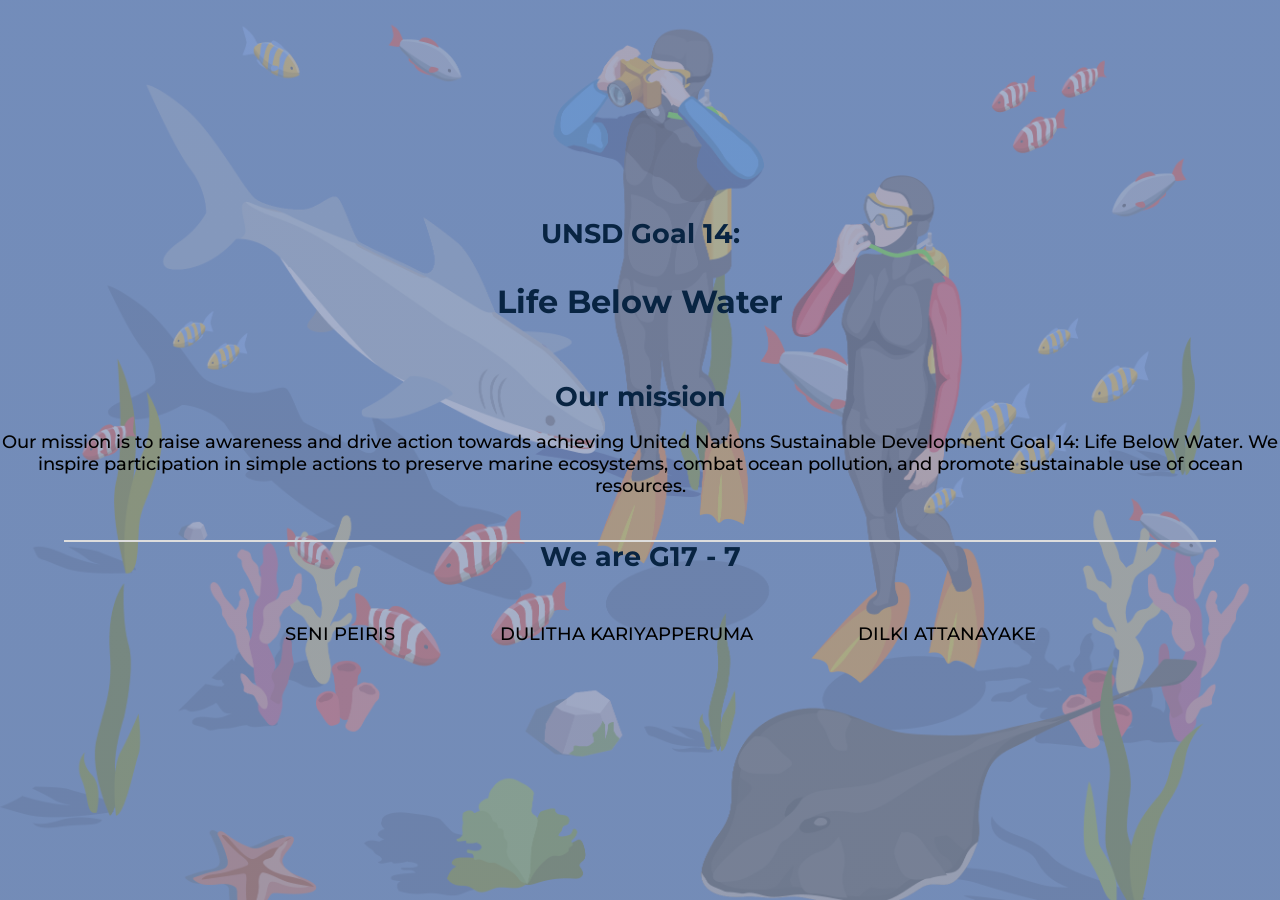
<file: index.html>
<!DOCTYPE html>
<html lang="en">
<head>
  <meta charset="UTF-8">
  <meta name="viewport" content="width=device-width, initial-scale=1.0">

  <link rel="preconnect" href="https://fonts.googleapis.com">
    <link rel="preconnect" href="https://fonts.gstatic.com" crossorigin>
    <link href="https://fonts.googleapis.com/css2?family=Montserrat:wght@500&display=swap" rel="stylesheet">

  <title>Splash Screen example</title>
  <style>
    body {
      margin: 0;
      padding: 0;
      font-family: Arial, sans-serif;
      background-image: linear-gradient(rgba(142, 151, 181, 0.7),rgba(143, 150, 177, 0.7)), url(Images/splashscreen1.jpg);
      background-size: cover;
      background-position: center;
    }
    .splash-container {
        font-family: "Montserrat", sans-serif; 
        font-optical-sizing: auto;
        font-weight: 500;
        font-style: normal;

      display: flex;
      flex-direction: column;
      justify-content: center;
      align-items: center;
      height: 100vh;
    }
    .title {
      font-size: 24px;
      font-weight: bold;
      margin-bottom: 10px;
    }
    .mission,
    .members {
      display: none;
      font-size: 18px;
      text-align: center;
      margin-bottom: 20px;
    }

    /*loader image style************************************/

/* HTML: <div class="loader"></div> */
.loader {
  position: fixed;
  top: 60%;
  width: 90%;
  height: 2px;
  background:
   linear-gradient(#051841 0 0) 0/0% no-repeat
   #ddd;
  animation: l1 4s infinite linear; 
}
@keyframes l1 {
    100% {background-size:100%}
}
/********************************************************/

h1,h2{
    color: rgb(8, 36, 66);
}
ul li{
    text-decoration: none;
    display: inline-block;
    padding: 5px 50px;
}
h2{
    margin: 5px;
}

  </style>
</head>
<body>
  <div class="splash-container">
    <div class="title">United Nations Sustainable Development Goals<br>
         <h2 style="margin: 0;">Goal 14:</h2> <h1 style="margin: 0;"><b>Life Below Water</b></h1></div>
    <div class="mission"> 
        <h2>UNSD Goal 14:</h2> <p style="font-size: xx-large; color: rgb(8, 36, 66);"> <b>Life Below Water</b></p> <br>
        <h2>Our mission</h2>
        <p>Our mission is to raise awareness and drive action towards achieving 
            United Nations Sustainable Development Goal 14: Life Below Water. 
            We inspire participation in simple actions to preserve marine 
            ecosystems, combat ocean pollution, and promote sustainable use 
            of ocean resources. <br></p></div>
            
                <div class="loader"></div>

    <div class="members"> <h2>We are G17 - 7</h2><br>
        <ul>
            <li>SENI PEIRIS</li>
            <li>DULITHA KARIYAPPERUMA</li>
            <li>DILKI ATTANAYAKE</li>
        </ul>
    </div>
    
  </div>

  <script>

    // Function to show mission and group members after 2 seconds
    setTimeout(function() {
      document.querySelector('.title').style.display = 'none';
      document.querySelector('.mission').style.display = 'block';
      document.querySelector('.members').style.display = 'block';
    }, 1000);
 
    // Function to redirect after another 2 seconds (total 4 seconds)
    setTimeout(function() {
      window.location.href = "home.html";
    }, 4000);
  </script>
</body>
</html>
</file>
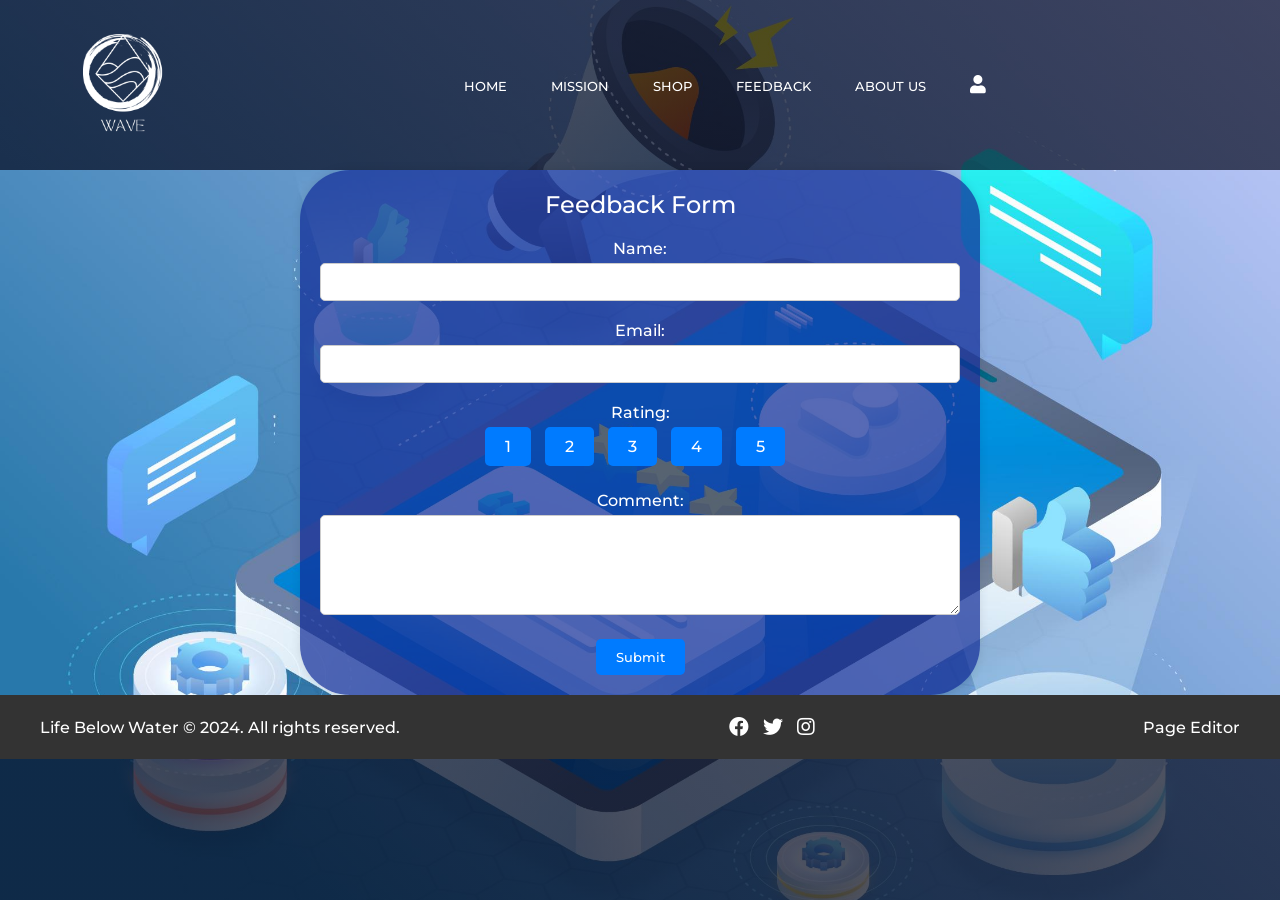
<file: feedback.html>
<!DOCTYPE html>
<html lang="en">

<head>
    <meta charset="UTF-8">
    <meta name="viewport" content="width=device-width, initial-scale=1.0">
    <link rel="stylesheet" href="style.css">
    <link rel="preconnect" href="https://fonts.googleapis.com">
    <link rel="preconnect" href="https://fonts.gstatic.com" crossorigin>
    <link href="https://fonts.googleapis.com/css2?family=Montserrat:wght@500&display=swap" rel="stylesheet">
    <link rel="stylesheet" href="https://cdnjs.cloudflare.com/ajax/libs/font-awesome/5.15.4/css/all.min.css">
    <title>Feedback Form</title>
    <style>
        .header {
            min-height: 100vh;
            width: 100%;
            background-image: linear-gradient(rgba(4, 9, 30, 0.7), rgba(4, 9, 30, 0.7)), url('Images/5359559.jpg');
            background-position: center;
            background-size: cover;
            position: relative;
        }

        body {
            font-family: "Montserrat", sans-serif;
            font-optical-sizing: auto;
            /*font stile*/
            font-weight: 500;
            font-style: normal;
            display: flex;
            justify-content: center;
            align-items: center;
            height: 100vh;
            margin: 0;
            background-color: linear-gradient(rgba(4, 9, 30, 0.7), rgba(4, 9, 30, 0.7));
        }

        .fullform {
            background-image: url('Images/5359559.jpg');
            /* Path to image */
            background-size: cover;
            background-repeat: no-repeat;
            background-position: center;
            width: 100%;
            height: 100%;
            display: flex;
            justify-content: center;
            align-items: center;
        }

        .container {
            width: 50%;
            background-color: rgba(16, 43, 152, 0.7);
            /* Semi-transparent background color */
            padding: 20px;
            border-radius: 50px;
            box-shadow: 0px 0px 10px rgba(0, 0, 0, 0.1);
        }

        .form-group {
            margin-bottom: 20px;
        }

        label {
            display: block;
            margin-bottom: 5px;
            text-align: center;
            color: #ffffff;
            /* Text color */
        }

        h1 {
            text-align: center;
            margin-bottom: 20px;
            color: #ffffff;
            /* Text color */
        }

        input[type="text"],
        input[type="email"],
        textarea {
            width: 100%;
            padding: 10px;
            border: 1px solid #ccc;
            border-radius: 5px;
            box-sizing: border-box;
        }

        textarea {
            height: 100px;
        }

        .rating-buttons {
            text-align: center;
        }

        .rating-buttons input[type="radio"] {
            display: none;
        }

        .rating-buttons label {
            display: inline-block;
            padding: 10px 20px;
            background-color: #007bff;
            color: #fff;
            border: none;
            border-radius: 5px;
            cursor: pointer;
            margin-right: 10px;
            transition: background-color 0.3s ease;
        }

        .rating-buttons input[type="radio"]:checked+label {
            background-color: #0056b3;
        }

        button[type="submit"] {
            display: block;
            margin: 0 auto;
            padding: 10px 20px;
            background-color: #007bff;
            color: #fff;
            border: none;
            border-radius: 5px;
            cursor: pointer;
            transition: background-color 0.3s ease;
        }

        button[type="submit"]:hover {
            background-color: #0056b3;
        }
    </style>
</head>

<body>
    <script>
        document.getElementById('feedbackForm').addEventListener('submit', function(event) {
            var name = document.getElementById('name').value;
            var email = document.getElementById('email').value;
            var rating = document.querySelector('input[name="rating"]:checked');
            var comment = document.getElementById('comment').value;

            if (!name || !rating ||!comment) {
                event.preventDefault();
                alert('Please fill in all required fields.');
            }

            if (email && !validateEmail(email)) {
                event.preventDefault();
                alert('Please enter a valid email address.');
            }
        });

        function validateEmail(email) {
            var re = /\S+@\S+\.\S+/;
            return re.test(email);
        }
    </script>
    <section class="header">
        <nav>
            <img src="Images/white_logo.PNG">
            <div class="nav-links">
                <ul>
                    <li><a href="home.html">HOME</a></li>
                    <li><a href="#mission1">MISSION</a></li>
                    <li><a href="shop.html">SHOP</a></li>
                    <li><a href="feedback.html">FEEDBACK</a></li>
                    <li><a href="team.html">ABOUT US</a></li>
                    <li><a href="profile.html"><i class="fas fa-user"></i></a></li>
                </ul>
            </div>
        </nav>


        <div class="fullform">
            <div class="container">
                <h1>Feedback Form</h1>
                <form id="feedbackForm" action="#" method="post">
                    <div class="form-group">
                        <label for="name">Name:</label>
                        <input type="text" id="name" name="name" required>
                    </div>
                    <div class="form-group">
                        <label for="email">Email:</label>
                        <input type="email" id="email" name="email">
                    </div>
                    <div class="form-group">
                        <label for="rating">Rating:</label>
                        <div class="rating-buttons">
                            <input type="radio" id="rating1" name="rating" value="1">
                            <label for="rating1">1</label>
                            <input type="radio" id="rating2" name="rating" value="2">
                            <label for="rating2">2</label>
                            <input type="radio" id="rating3" name="rating" value="3">
                            <label for="rating3">3</label>
                            <input type="radio" id="rating4" name="rating" value="4">
                            <label for="rating4">4</label>
                            <input type="radio" id="rating5" name="rating" value="5">
                            <label for="rating5">5</label>
                        </div>
                    </div>
                    <div class="form-group">
                        <label for="comment">Comment:</label>
                        <textarea id="comment" name="comment" required></textarea>
                    </div>
                    <button type="submit">Submit</button>
                </form>
            </div>
        </div>
        <footer>
            <div class="footer-content">
                <p>Life Below Water &copy; 2024. All rights reserved.</p>
                <ul class="social-icons">
                    <li><a href="#"><i class="fab fa-facebook"></i></a></li>
                    <li><a href="#"><i class="fab fa-twitter"></i></a></li>
                    <li><a href="#"><i class="fab fa-instagram"></i></a></li>
                </ul>
                <p class="page-editor-link"><a href="page_editor.html">Page Editor</a></p>
            </div>
        </footer>
    
</body>

</html>
</file>
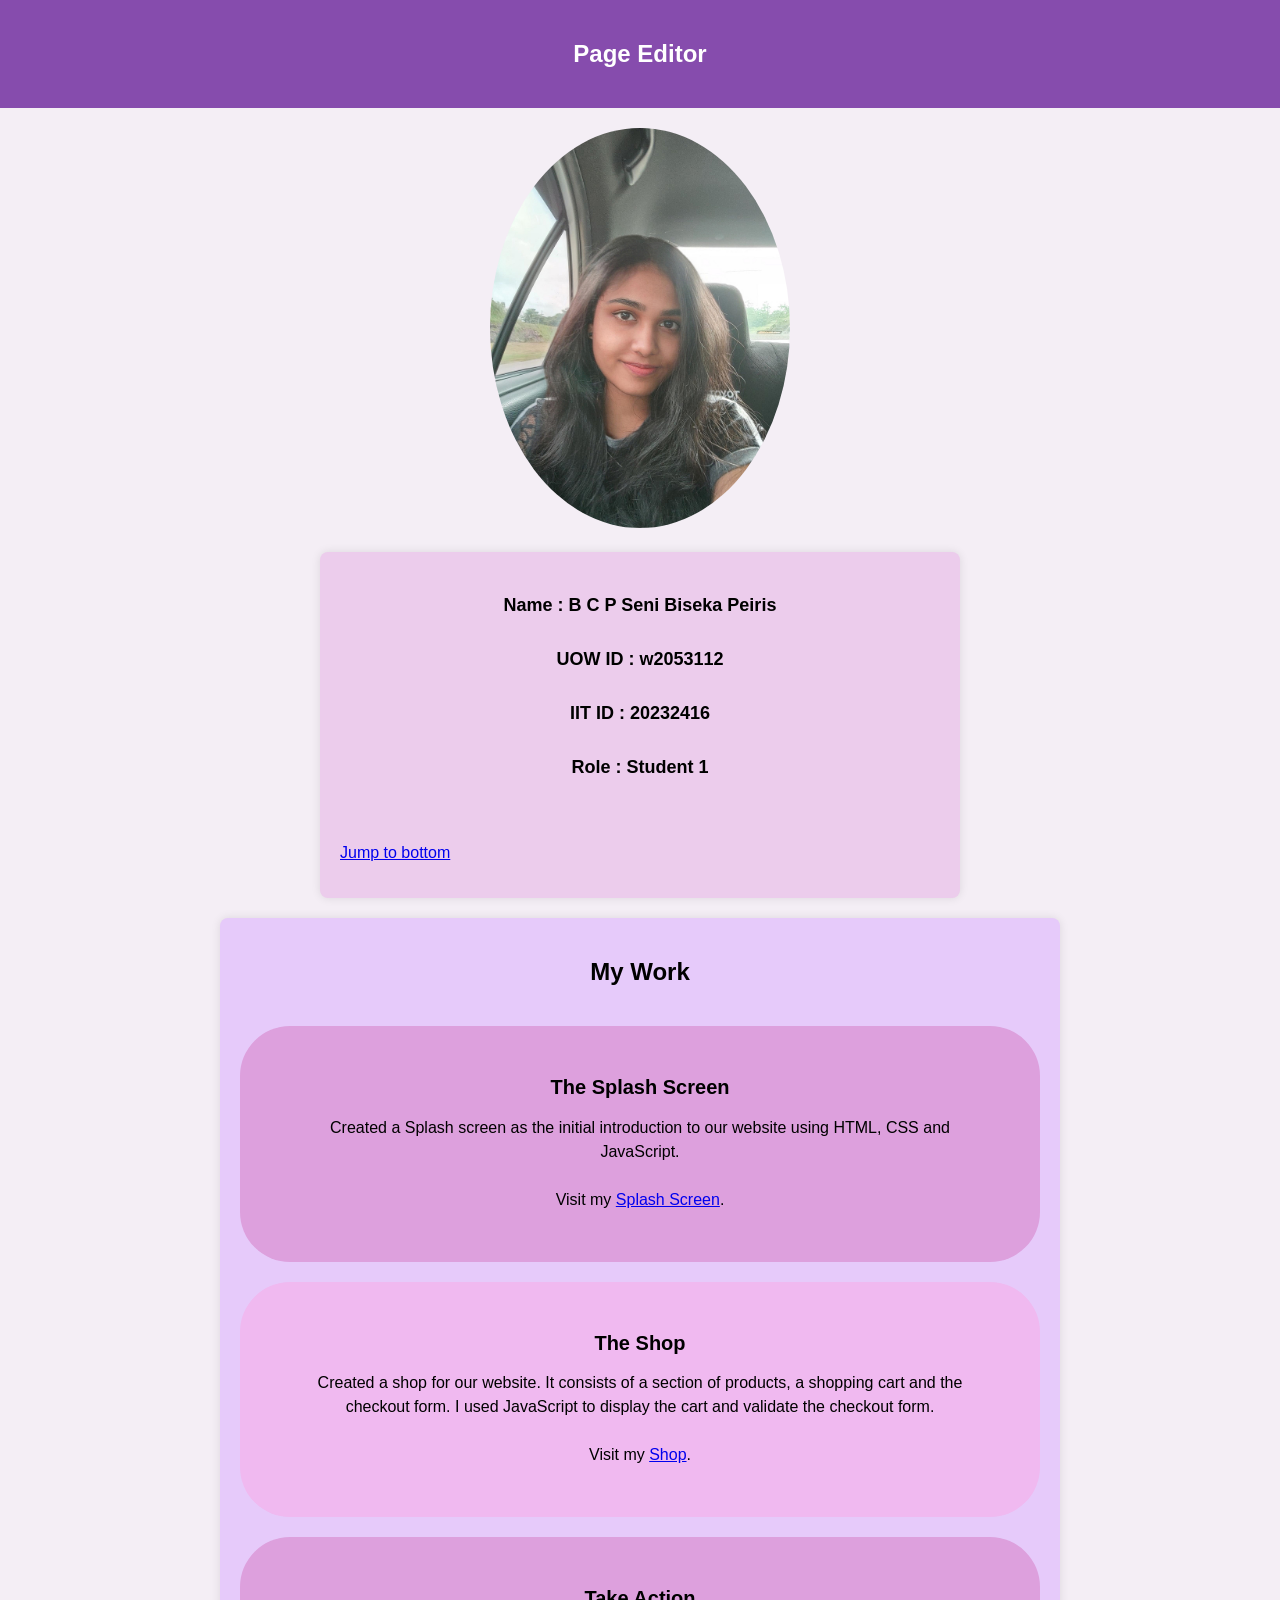
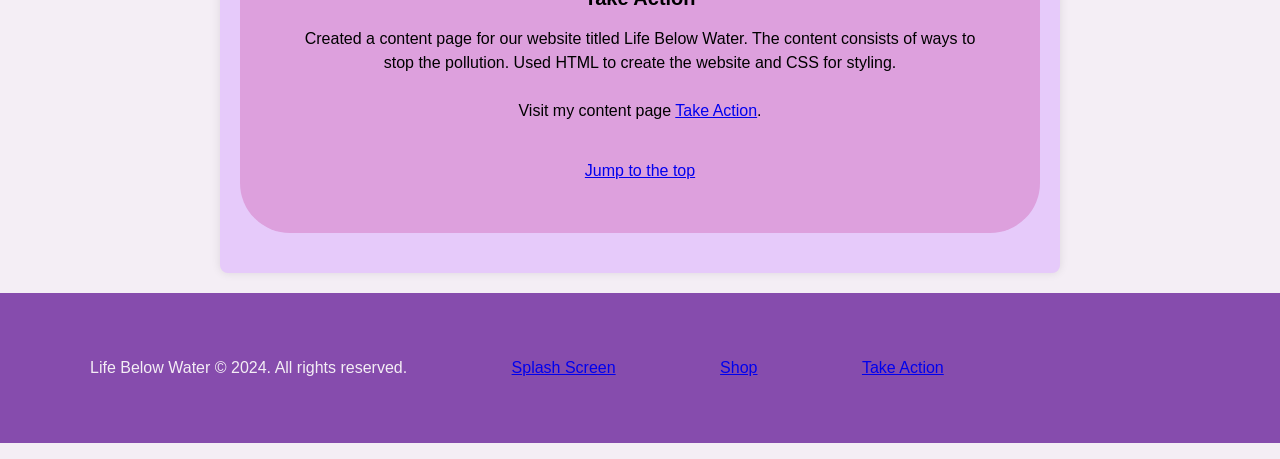
<file: pageEditorSeni.html>
<!DOCTYPE html>
<html lang="en">
<head>
    <meta charset="UTF-8">
    <meta name="viewport" content="width=device-width, initial-scale=1.0">
    <title>Page Editor-SENI</title>
    <style>
         body {
            font-family: Arial, sans-serif;
            margin: 0;
            padding: 0;
            background-color: #f4eef5;
            margin-bottom: 0;
        }

        header {
            background-color: #864cad;
            color: #fff;
            text-align: center;
            padding: 20px 0;
        }

        h1 {
            padding: 20px;
            margin: 0;
            font-size: 24px;
        }

        .picture {
            text-align: center;
            margin-top: 20px;
        }
        .picture img{
            width: 300px;
            border-radius: 100%;
        }

        .details {
            background-color: #fff;
            padding: 20px;
            margin: 20px auto;
            max-width: 600px;
            border-radius: 8px;
            box-shadow: 0 0 10px rgba(0, 0, 0, 0.1);
        }

        .details h3 {
            padding: 20px;
            text-align: center;
            margin: 0;
            font-size: 18px;
            line-height: 1.5;
        }

        .myWork {
            background-color: #fff;
            padding: 20px;
            margin: 20px auto;
            max-width: 800px;
            border-radius: 8px;
            box-shadow: 0 0 10px rgba(0, 0, 0, 0.1);
        }

        .myWork .Topic {
            text-align: center;
            margin-bottom: 20px;
        }

        .myWork h1 {
            margin: 0;
            font-size: 24px;
        }

        .myWork .ss,
        .myWork .shop,
        .myWork .content {
            padding: 50px;
            margin-bottom: 20px;
        }

        .myWork h2 {
            text-align: center;
            margin-top: 0;
            font-size: 20px;
        }

        .myWork p {
            text-align: center;
            margin: 0;
            line-height: 1.5;
        }

        img {
            max-width: 100%;
            height: auto;
        }
        .myWork{
            background-color: rgb(230, 202, 250);
        }
        .details{
            background-color: rgb(236, 204, 236);
        }
        .ss,.content{
            background-color: plum;
            border-radius: 50px;
        }
        .shop{
            background-color: rgb(240, 185, 240);
            border-radius: 50px;
        }
        footer{
            background-color: #864cad;
            color: #f4eef5;
        }
        footer li{
            color: #f4eef5;
            padding: 50px;
            display: inline-block;
        }
    </style>
</head>
<body>
    <header>
        <h1>Page Editor</h1>
    </header>
    <section class="picture" id="top">
        <img src="Images/seni.jpg" alt="seni profile">
    </section>
    <section class="details">
        <h3>Name   : B C P Seni Biseka Peiris <br> <br>
            UOW ID : w2053112 <br> <br>
            IIT ID : 20232416 <br> <br>
            Role   : Student 1 <br> <br>
        </h3>
        <p><a href="#bottom">Jump to bottom</a></p>
    </section>

    <section class="myWork">
        <div class="Topic"><h1>My Work</h1></div>

        <section class="ss">
            <h2>The Splash Screen</h2>
            <p>Created a Splash screen as the initial introduction to our website using HTML, CSS and JavaScript. <br> <br>
                Visit my <a href="index.html">Splash Screen</a>.
            </p>
        </section>

        <section class="shop">
            <h2>The Shop</h2>
            <p>Created a shop for our website. It consists of a section of products, a shopping cart and the checkout form. I used JavaScript to display the cart and validate the checkout form. <br> <br>
                Visit my <a href="shop.html">Shop</a>.
            </p>
        </section>

        <section class="content" id="bottom">
            <h2>Take Action</h2>
            <p>Created a content page for our website titled Life Below Water. The content consists of ways to stop the pollution. Used HTML to create the website and CSS for styling. <br><br>
                Visit my content page <a href="takeAction.html">Take Action</a>.
            </p> <br> <br>
            <p><a href="#top">Jump to the top</a></p>
        </section>

    </section>
    <footer>
        <ul>
            <li><p>Life Below Water &copy; 2024. All rights reserved.</p></li>
            <li class="ss-foot"> <a href="index.html">Splash Screen</a></li>
            <li class="shop-foot"> <a href="shop.html">Shop</a></li>
            <li class="takeAction"> <a href="takeAction.html">Take Action</a></li>
        </ul>
    </footer>
</body>
</html>
</file>
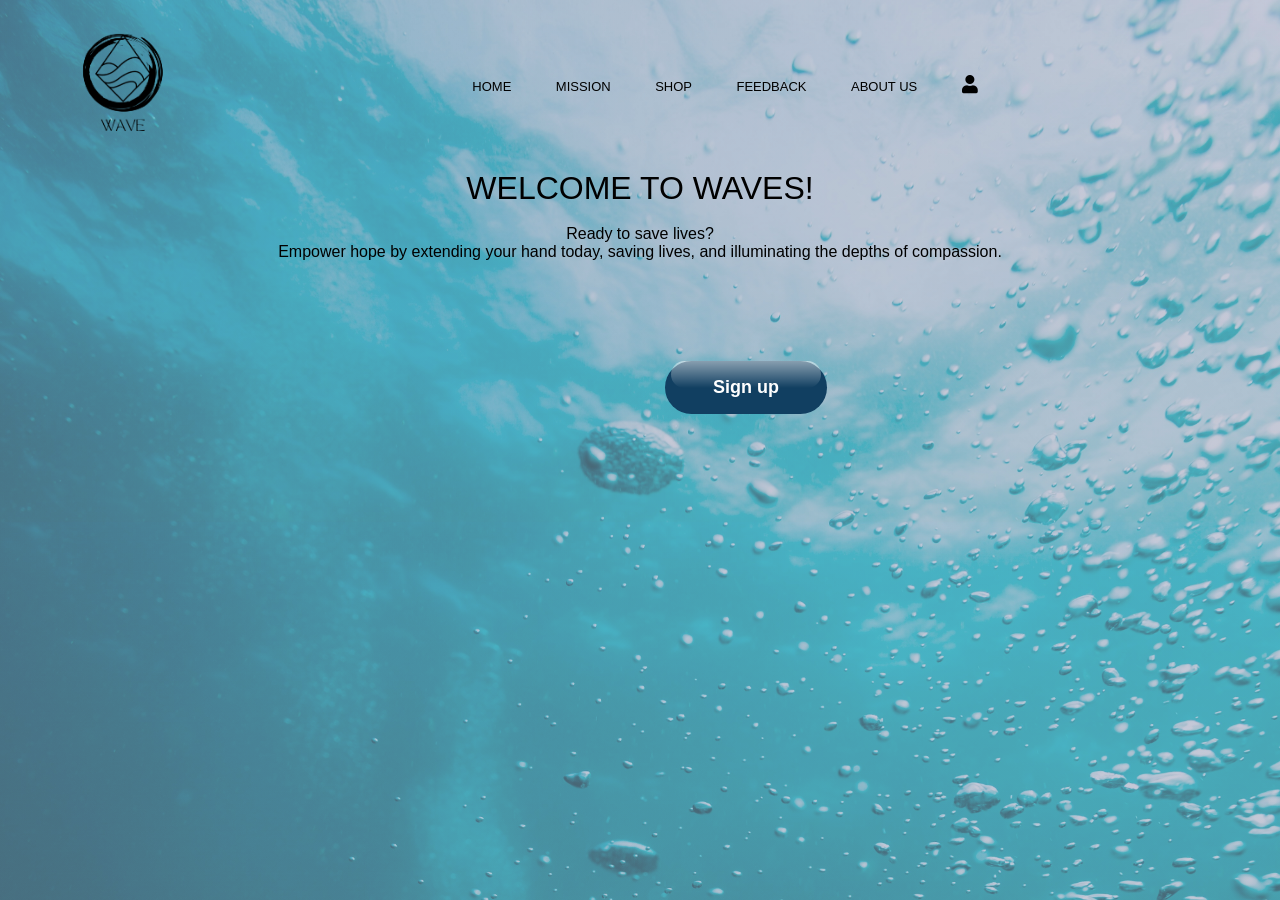
<file: profile.html>
<!DOCTYPE html>
<html lang="en">

<head>
    <meta charset="UTF-8">
    <title>User profile</title>
    <link rel="stylesheet" href="style.css">
    <link rel="stylesheet" href="https://cdnjs.cloudflare.com/ajax/libs/font-awesome/5.15.4/css/all.min.css">
    <style>
        .category1,.category2,.category3,.category4 {  /*Styling for the custom prompt*/
            display: none;
            position: fixed;
            left: 0;
            top: 0;
            width: 100%;
            height: 100%;
            overflow: hidden; /*Change overflow to hidden to prevent scrolling*/
        }

        .category1::before,.category2::before,.category3::before,.category4::before {
            content: "";
            position: absolute;
            top: 0;
            left: 0;
            width: 100%;
            height: 100%;
            background-image: url("Images/image1.jpg");
            background-size: cover;
            filter: blur(8px);
            z-index: -1;
        }

        .content,.studyContent,.volunteerContent,.contactContent {
            padding: 40px;
            border: 4px solid #dada28;
            width: 80%;
            max-width: 400px;
            position: absolute;
            top: 50%;
            left: 50%;
            transform: translate(-50%, -50%);
        }

        .close {  /*Close button for the custom prompt */
            color: #dada28;
            float: right;
            font-size: 28px;
            font-weight: bold;
        }

        .close:hover,
        .close:focus {
            color: black;
            text-decoration: none;
            cursor: pointer;
        }

        h1,
        p {
            text-align: center;
        }

        h2 {
            text-align: center;
        }

        .output-box1,.output-box2,.output-box3,.output-box4 {
            display: none;  /*Initially hide the output box*/    
            padding: 25px;
            border-radius: 5px;
            width: 33%;
            margin-top: 20px;
            margin-left: auto;
            margin-right: auto;
            border: 2px solid black;  
            margin-bottom: 10px;
            box-sizing: border-box;
            background-color: #41c0d6;
            background-image: linear-gradient(175deg, rgb(0 0 0 / 0%) 95%, #8da389 95%),
                linear-gradient(85deg, rgb(0 0 0 / 0%) 95%, #8da389 95%),
                linear-gradient(175deg, rgb(0 0 0 / 0%) 90%, #b4b07f 90%),
                linear-gradient(85deg, rgb(0 0 0 / 0%) 92%, #b4b07f 92%),
                linear-gradient(175deg, rgb(0 0 0 / 0%) 85%, #c5a68e 85%),
                linear-gradient(85deg, rgb(0 0 0 / 0%) 89%, #c5a68e 89%),
                linear-gradient(175deg, rgb(0 0 0 / 0%) 80%, #ba9499 80%),
                linear-gradient(85deg, rgb(0 0 0 / 0%) 86%, #ba9499 86%),
                linear-gradient(175deg, rgb(0 0 0 / 0%) 75%, #9f8fa4 75%),
                linear-gradient(85deg, rgb(0 0 0 / 0%) 83%, #9f8fa4 83%),
                linear-gradient(175deg, rgb(0 0 0 / 0%) 70%, #74a6ae 70%),
                linear-gradient(85deg, rgb(0 0 0 / 0%) 80%, #74a6ae 80%);
        }

        .next {
            margin-top: 30px;
            padding: 10px 15px;
            font-weight: bold;
            background-color: rgb(87, 150, 87);
            border: 3px solid #f5f521;
        }

        .next:hover,
        .skip:hover {
            color: rgb(79, 76, 76);
            cursor: pointer;
        }

        .skip {
            margin-top: 30px;
            margin-left: 10px;
            padding: 10px 15px;
            font-weight: bold;
            background-color: rgb(177, 106, 117);
            border: 3px solid #f5f521;
        }

        .sub {
            margin-left: 360px;
            padding: 10px 15px;
            font-weight: bold;
            background-color: rgb(49, 119, 61);
            cursor: pointer;
            position: absolute;
            border-radius: 100px;
            color: white;
            text-align: center;
        }

        body {
            background-image: linear-gradient(rgba(142, 151, 181, 0.5),rgba(143, 150, 177, 0.5)), url(Images/image2.jpg);
            background-size: cover;
        }

        .popup {
            width: 400px;
            background: #fff;
            border-radius: 6px;
            position: absolute;
            top: 0;  /*box moves up*/            
            left: 50%;
            transform: translate(-50%, -50%) scale(0.1);  /*to add the center of the web page and make its scale into small*/
            text-align: center;
            padding: 0 30px 30px;
            color: #333;
            visibility: hidden;
            transition: transform 0.4s, top 0.4s;
        }

        .popup img {
            width: 100px;
            margin-top: -50px;  /*image moves up*/           
            border-radius: 50%;
            box-shadow: 0 2px rgba(0, 0, 0, 0.2);
        }

        .open-popup {
            visibility: visible;
            top: 50%;
            transform: translate(-50%, -50%) scale(1);   /*change scale to original size*/
        }

        .popup h2 {
            font-size: 38px;
            font-weight: 500;
            margin: 30px 0 10px;
        }

        .popup button {   /*ok button*/
            width: 100%;
            margin-top: 50px;
            padding: 10px;
            background: #3c901e;
            color: #fff;
            border: 0;
            outline: none;
            font-size: 18px;
            border-radius: 4px;
            cursor: pointer;
            box-shadow: 0 5px rgba(0, 0, 0, 0.2);
        }

        #button {
            display: none;
            padding: 10px 15px;
            font-weight: bold;
            background-color: rgb(49, 119, 61);
            cursor: pointer;
            position: absolute;
            border-radius: 100px;
            color: white;
            text-align: center;
            top: 300px;
            left: 75%;
            transform: translateX(-50%);
            font-weight: bold;
        }

        #progress {
            position: fixed;
            bottom: 60px;
            left: 50%;
            transform: translateX(-50%);
            text-align: center;
            display: none;
        }

        #progressText {
            font-weight: bold;
        }

        #progressPercentage {
            color: black;
        }

        #progressBar {
            width: 100%;
            height: 10px;
            appearance: none;
            border: none;
            background-color: gray;
        }

        #signUpButton {
            background-color: #113f61;
            border: 0;
            border-radius: 56px;
            color: white;
            cursor: pointer;
            display: inline-block;
            font-size: 18px;
            font-weight: 600;
            padding: 16px 21px;
            position: relative;
            text-align: center;
            text-decoration: none;
            margin-top: 100px;
            margin-left: 665px;
            touch-action: manipulation;
            padding: 16px 48px;
        }

        #signUpButton:before {
            background-color: initial;
            background-image: linear-gradient(#fff 0, rgba(255, 255, 255, 0) 100%);
            border-radius: 125px;
            content: "";
            height: 50%;
            left: 4%;
            opacity: 0.5;
            position: absolute;
            top: 0;
            transition: all .3s;
            width: 92%;
        }

        #signUpButton:hover {
            box-shadow: rgba(255, 255, 255, .2) 0 3px 15px inset, rgba(0, 0, 0, .1) 0 3px 5px, rgba(0, 0, 0, .1) 0 10px 13px;
            transform: scale(1.05);
        }

        .b1,.b2,.b3 {
            align-items: center;
            background-color: #174785;
            border-radius: 100px;
            box-sizing: border-box;
            color: white;
            display: inline-flex;
            justify-content: center;
            overflow: hidden;
            text-align: center;
            margin-left: 330px;
            padding: 10px 15px;
            font-weight: bold;
            cursor: pointer;
        }

        .nav-links ul li a {
            color: black;
            text-decoration: none;
            font-size: 13px;
            display: flex;
            align-items: center;
        }

        .nav-links ul li::after {
            content: "";
            bottom: 0%;
            left: 0%;
            width: 0%;
            height: 2px;
            background-color: black;
            display: block;
            margin: auto;
            transition: 0.4s;
        }
    </style>
</head>

<body>
    <nav>
        <img src="Images/logo_black.png" alt="logo">
        <div class="nav-links">
            <ul>
                <li><a href="home.html">HOME</a></li>
                <li><a href="home.html#mission1">MISSION</a></li>
                <li><a href="shop.html">SHOP</a></li>
                <li><a href="feedback.html">FEEDBACK</a></li>
                <li><a href="team.html">ABOUT US</a></li>
                <li><a href="profile.html"><i class="fas fa-user"></i></a></li>
            </ul>
        </div>
    </nav>
    <div id="page">
        <div id="step1">
            <div id="progress">
                <span id="progressText">Profile Completed: <span id="progressPercentage">0%</span></span>
                <progress id="progressBar" max="100" value="0"></progress>
            </div>

            <script>
                function updateProgress(progress) {
                    const progressBar = document.getElementById('progressBar');
                    const progressPercentage = document.getElementById('progressPercentage');

                    progressBar.value = progress;
                    progressPercentage.textContent = progress + '%';
                }
            </script>

            <h1><strong>WELCOME TO WAVES!</strong></h1><br>
            <p>Ready to save lives?<br>
                Empower hope by extending your hand today, saving lives, and illuminating the depths of compassion.</p>
            <button id="signUpButton" onclick="showNamePrompt()">Sign up</button><br>

            <div class="output-box1" id="outputBox1">
                <h2>Personal details</h2>
                <span id="q1"></span><br>
                <span id="q2"></span><br>
                <span id="q3"></span><br>
                <span id="q4"></span><br>
                <button id="button2" class="b1" onclick="showStudyPrompt()">Go to step 2</button><br>
            </div>

            <div id="namePrompt" class="category1"> <!-- The custom prompt for name -->
                <div class="content">
                    <span class="close" onclick="closePrompt()">&times;</span>
                    <label for="name">Enter your name:</label><br>
                    <input type="text" id="name"><br>
                    <button onclick="submitName()" class="next">Next</button>
                    <button onclick="skip()" class="skip">Skip</button>
                </div>
            </div><br>

            <div id="addressPrompt" class="category1"> <!-- The custom prompt for address -->
                <div class="content">
                    <span class="close" onclick="closePrompt()">&times;</span>
                    <label for="address">Enter your address:</label><br>
                    <input type="text" id="address"><br>
                    <button onclick="submitAddress()" class="next">Next</button>
                    <button onclick="skip()" class="skip">Skip</button>
                </div>
            </div><br>

            <div id="agePrompt" class="category1"> <!-- The custom prompt for age -->
                <div class="content">
                    <span class="close" onclick="closePrompt()">&times;</span>
                    <label for="age">Enter your age:</label><br>
                    <input type="text" id="age"><br>
                    <button onclick="submitAge()" class="next">Next</button>
                    <button onclick="skip()" class="skip">Skip</button>
                </div>
            </div><br>

            <div id="genderPrompt" class="category1"> <!-- The custom prompt for gender -->
                <div class="content">
                    <span class="close" onclick="closePrompt()">&times;</span>
                    <label for="gender">Enter your gender(Male/Female):</label><br>
                    <input type="text" id="gender"><br>
                    <button onclick="submitGender()" class="next">Submit</button>
                    <button onclick="skip()" class="skip">Skip</button>
                </div>
            </div>
        </div>

        <script>
            function showNamePrompt() {    //Function to display the name prompt
                document.getElementById('namePrompt').style.display = "block";
                document.getElementById('name').focus();    //Autofocus on the input field
            }

            function showAddressPrompt() {    //Function to display the address prompt
                document.getElementById('addressPrompt').style.display = "block";
                document.getElementById('address').focus();
            }
            function showAgePrompt() {    //Function to display the age prompt
                document.getElementById('agePrompt').style.display = "block";
                document.getElementById('age').focus();
            }
            function showGenderPrompt() {    //Function to display the gender prompt
                document.getElementById('genderPrompt').style.display = "block";
                document.getElementById('gender').focus();
                updateProgress(25);
                document.getElementById('progress').style.display = "block";
            }

            function closePrompt() {    //Function to close the custom prompt
                const prompts = ['name', 'address', 'age', 'gender', 'study', 'degree', 'uni', 'year', 'country', 'skills', 'experience', 'purpose', 'contribution', 'contraints', 'availability', 'hours', 'tel', 'email'];
                prompts.forEach(prompt => {
                    document.getElementById(prompt + 'Prompt').style.display = "none";
                });
            }
            function submitName() {
                let name = document.getElementById('name').value;
                document.getElementById("q1").innerHTML = "Name: " + name;
                closePrompt();
                showAddressPrompt();
            }

            function submitAddress() {    //Function to submit the address entered in the custom prompt
                let address = document.getElementById('address').value;
                document.getElementById("q2").innerHTML = "Address: " + address;
                closePrompt();
                showAgePrompt();
            }

            function submitAge() {    
                let age = document.getElementById('age').value;
                document.getElementById("q3").innerHTML = "Age: " + age;
                closePrompt();
                showGenderPrompt();
            }

            function submitGender() {    
                let gender = document.getElementById('gender').value;
                document.getElementById("q4").innerHTML = "Gender: " + gender;
                closePrompt();
                document.getElementById('signUpButton').style.display = "none"; // Hide the start button
                document.getElementById('outputBox1').style.display = "block";  // Display the output box
            }
        </script><br>

        <div id="step2">
            <div class="output-box2" id="outputBox2">
                <h2>Qualifications</h2>
                <span id="ques1"></span><br>
                <span id="ques2"></span><br>
                <span id="ques3"></span><br>
                <span id="ques4"></span><br>
                <span id="ques5"></span><br>
                <button id="button3" class="b2" onclick="showSkillsPrompt()">Go to step 3</button><br>
            </div>

            <div id="studyPrompt" class="category2"> <!-- The custom prompt for study area -->
                <div class="studyContent">
                    <span class="close" onclick="closePrompt()">&times;</span>
                    <label for="study">Enter which area you have studied:</label><br>
                    <input type="text" id="study"><br>
                    <button onclick="submitStudy()" class="next">Next</button>
                    <button onclick="skip()" class="skip">Skip</button>
                </div>
            </div>

            <div id="degreePrompt" class="category2"> <!-- The custom prompt for degree -->
                <div class="studyContent">
                    <span class="close" onclick="closePrompt()">&times;</span>
                    <label for="degree">Enter the highest degree you got:</label><br>
                    <input type="text" id="degree"><br>
                    <button onclick="submitDegree()" class="next">Next</button>
                    <button onclick="skip()" class="skip">Skip</button>
                </div>
            </div>

            <div id="uniPrompt" class="category2"> <!-- The custom prompt for university -->
                <div class="studyContent">
                    <span class="close" onclick="closePrompt()">&times;</span>
                    <label for="uni">Enter the university/institution:</label><br>
                    <input type="text" id="uni"><br>
                    <button onclick="submitUni()" class="next">Next</button>
                    <button onclick="skip()" class="skip">Skip</button>
                </div>
            </div>

            <div id="yearPrompt" class="category2"> <!-- The custom prompt for completion year -->
                <div class="studyContent">
                    <span class="close" onclick="closePrompt()">&times;</span>
                    <label for="year">Enter the degree completion year:</label><br>
                    <input type="text" id="year"><br>
                    <button onclick="submitYear()" class="next">Next</button>
                    <button onclick="skip()" class="skip">Skip</button>
                </div>
            </div>

            <div id="countryPrompt" class="category2"> <!-- The custom prompt for country -->
                <div class="studyContent">
                    <span class="close" onclick="closePrompt()">&times;</span>
                    <label for="country">Enter the country:</label><br>
                    <input type="text" id="country"><br>
                    <button onclick="submitCountry()" class="next">Submit</button>
                    <button onclick="skip()" class="skip">Skip</button>
                </div>
            </div>
        </div>

        <script>

            function showStudyPrompt() {    //Function to display the study prompt
                document.getElementById('studyPrompt').style.display = "block";    //Display the study prompt
                document.getElementById('study').focus();    //Autofocus on the input field
            }

            function submitStudy() { 
                let study = document.getElementById('study').value;
                document.getElementById("ques1").innerHTML = "Study area: " + study;
                closePrompt();
                showDegreePrompt();
            }

            function showDegreePrompt() {
                document.getElementById('degreePrompt').style.display = "block"; // Display the degree prompt
                document.getElementById('degree').focus(); // Autofocus on the input field
            }

            function submitDegree() {
                let degree = document.getElementById('degree').value;
                document.getElementById("ques2").innerHTML = "Highest degree: " + degree;
                closePrompt();
                showUniPrompt();
            }

            function showUniPrompt() {
                document.getElementById('uniPrompt').style.display = "block";
                document.getElementById('uni').focus();
            }

            function submitUni() {
                let uni = document.getElementById('uni').value;
                document.getElementById("ques3").innerHTML = "University/Institution: " + uni;
                closePrompt();
                showYearPrompt();
            }

            function showYearPrompt() {
                document.getElementById('yearPrompt').style.display = "block";
                document.getElementById('year').focus();
            }

            function submitYear() {
                let year = document.getElementById('year').value;
                document.getElementById("ques4").innerHTML = "Completion year: " + year;
                closePrompt();
                showCountryPrompt();
            }

            function showCountryPrompt() {
                document.getElementById('countryPrompt').style.display = "block";
                document.getElementById('country').focus();
                updateProgress(50);
                document.getElementById('progress').style.display = "block";
            }

            function submitCountry() {
                let country = document.getElementById('country').value;
                document.getElementById("ques5").innerHTML = "Country: " + country;
                closePrompt();
                document.getElementById('outputBox1').style.display = "none";    //Hide output box of step 1
                document.getElementById('outputBox2').style.display = "block";   //Display output box of step 2
                document.getElementById('signUpButton').style.display = "none";  //Optionally, hide other elements related to step 1
                document.getElementById('step2Button').style.display = "none";
            }

        </script><br>

        <div id="step3"> <!-- Step 3: Prompts-->
            <div class="output-box3" id="outputBox3">
                <h2>Volunteering tasks</h2>
                <span id="task1"></span><br>
                <span id="task2"></span><br>
                <span id="task3"></span><br>
                <span id="task4"></span><br>
                <span id="task5"></span><br>
                <button id="button4" class="b3" onclick="showAvailabilityPrompt()">Go to step 4</button><br>
            </div>

            <div id="skillsPrompt" class="category3"> <!-- The custom prompt for skills -->
                <div class="volunteerContent">
                    <span class="close" onclick="closePrompt()">&times;</span>
                    <label for="skills">What skiils do you have for this task?</label><br>
                    <input type="text" id="skills"><br>
                    <button onclick="submitSkills()" class="next">Next</button>
                    <button onclick="skip()" class="skip">Skip</button>
                </div>
            </div>

            <div id="experiencePrompt" class="category3"> <!-- The custom prompt for experience -->
                <div class="volunteerContent">
                    <span class="close" onclick="closePrompt()">&times;</span>
                    <label for="experience">Do you have any previous volunteering experience?</label><br>
                    <input type="text" id="experience"><br>
                    <button onclick="submitExperience()" class="next">Next</button>
                    <button onclick="skip()" class="skip">Skip</button>
                </div>
            </div>

            <div id="purposePrompt" class="category3"> <!-- The custom prompt for purpose -->
                <div class="volunteerContent">
                    <span class="close" onclick="closePrompt()">&times;</span>
                    <label for="purpose">Why do you want to volunteer?</label><br>
                    <input type="text" id="purpose"><br>
                    <button onclick="submitPurpose()" class="next">Next</button>
                    <button onclick="skip()" class="skip">Skip</button>
                </div>
            </div>

            <div id="contributionPrompt" class="category3"> <!-- The custom prompt for contribution -->
                <div class="volunteerContent">
                    <span class="close" onclick="closePrompt()">&times;</span>
                    <label for="contribution">How do you plan to contribute?</label><br>
                    <input type="text" id="contribution"><br>
                    <button onclick="submitContribution()" class="next">Next</button>
                    <button onclick="skip()" class="skip">Skip</button>
                </div>
            </div>

            <div id="contraintsPrompt" class="category3"> <!-- The custom prompt for contraints -->
                <div class="volunteerContent">
                    <span class="close" onclick="closePrompt()">&times;</span>
                    <label for="contraints">Do you have any contraints?</label><br>
                    <input type="text" id="contraints"><br>
                    <button onclick="submitContraints()" class="next">Submit</button>
                    <button onclick="skip()" class="skip">Skip</button>
                </div>
            </div>
        </div>

        <script>
            function showSkillsPrompt() {    //Function to display the skills prompt 
                document.getElementById('skillsPrompt').style.display = "block"; // Display the study prompt
                document.getElementById('skills').focus();    //Autofocus on the input field
            }

            function submitSkills() {    //Function to submit the skills entered in the custom prompt
                let skills = document.getElementById('skills').value;
                document.getElementById("task1").innerHTML = "Skills: " + skills;
                closePrompt();
                showExperiencePrompt();
            }

            function showExperiencePrompt() {
                document.getElementById('experiencePrompt').style.display = "block"; // Display the degree prompt
                document.getElementById('experience').focus(); //Autofocus on the input field
            }

            function submitExperience() {
                let experience = document.getElementById('experience').value;
                document.getElementById("task2").innerHTML = "Experience: " + experience;
                closePrompt();
                showPurposePrompt();
            }

            function showPurposePrompt() {
                document.getElementById('purposePrompt').style.display = "block";
                document.getElementById('purpose').focus();
            }

            function submitPurpose() {
                let purpose = document.getElementById('purpose').value;
                document.getElementById("task3").innerHTML = "Purpose: " + purpose;
                closePrompt();
                showContributionPrompt();
            }

            function showContributionPrompt() {
                document.getElementById('contributionPrompt').style.display = "block";
                document.getElementById('contribution').focus();
            }

            function submitContribution() {
                let contribution = document.getElementById('contribution').value;
                document.getElementById("task4").innerHTML = "Contribution: " + contribution;
                closePrompt();
                showContraintsPrompt();
            }

            function showContraintsPrompt() {
                document.getElementById('contraintsPrompt').style.display = "block";
                document.getElementById('contraints').focus();
                updateProgress(75);
                document.getElementById('progress').style.display = "block";
            }

            function submitContraints() {
                let contraints = document.getElementById('contraints').value;
                document.getElementById("task5").innerHTML = "Contraints: " + contraints;
                closePrompt();
                document.getElementById('outputBox2').style.display = "none";
                document.getElementById('outputBox3').style.display = "block";
                document.getElementById('signUpButton').style.display = "none";
                document.getElementById('step3Button').style.display = "none";
            }

        </script> <br>

        <div id="step4"> <!-- Step 4: Prompts-->
            <div class="output-box4" id="outputBox4">
                <h2>Availability and contacts</h2>
                <span id="a1"></span><br>
                <span id="a2"></span><br>
                <span id="a3"></span><br>
                <span id="a4"></span><br>
                <button id="submit" class="sub" onclick="feedback()">Submit</button><br>
            </div>

            <div id="availabilityPrompt" class="category4"> <!-- The custom prompt for available days -->
                <div class="contactContent">
                    <span class="close" onclick="closePrompt()">&times;</span>
                    <label for="availability">Available days for volunteering:</label><br>
                    <input type="text" id="availability"><br>
                    <button onclick="submitAvailability()" class="next">Next</button>
                    <button onclick="skip()" class="skip">Skip</button>
                </div>
            </div>

            <div id="hoursPrompt" class="category4"> <!-- The custom prompt for available hours -->
                <div class="contactContent">
                    <span class="close" onclick="closePrompt()">&times;</span>
                    <label for="hours">Available hours per week:</label><br>
                    <input type="text" id="hours"><br>
                    <button onclick="submitHours()" class="next">Next</button>
                    <button onclick="skip()" class="skip">Skip</button>
                </div>
            </div>

            <div id="telPrompt" class="category4"><!-- The custom prompt for telephone -->
                <div class="contactContent">
                    <span class="close" onclick="closePrompt()">&times;</span>
                    <label for="tel">Contact No:</label><br>
                    <input type="text" id="tel"><br>
                    <button onclick="submitTel()" class="next">Next</button>
                    <button onclick="skip()" class="skip">Skip</button>
                </div>
            </div>

            <div id="emailPrompt" class="category4"> <!-- The custom prompt for email -->
                <div class="contactContent">
                    <span class="close" onclick="closePrompt()">&times;</span>
                    <label for="email">Email</label><br>
                    <input type="text" id="email"><br>
                    <button onclick="submitEmail()" class="next">Submit</button>
                    <button onclick="skip()" class="skip">Skip</button>
                </div>
            </div>
        </div>

        <script>
            function showAvailabilityPrompt() {    //Function to display the skills prompt
                document.getElementById('availabilityPrompt').style.display = "block";
                document.getElementById('availability').focus();
            }

            function submitAvailability() {
                let availability = document.getElementById('availability').value;
                document.getElementById("a1").innerHTML = "Available days: " + availability;
                closePrompt();
                showHoursPrompt();
            }

            function showHoursPrompt() {
                document.getElementById('hoursPrompt').style.display = "block";
                document.getElementById('hours').focus();
            }

            function submitHours() {
                let hours = document.getElementById('hours').value;
                document.getElementById("a2").innerHTML = "Available hours: " + hours;
                closePrompt();
                showTelPrompt();
            }

            function showTelPrompt() {
                document.getElementById('telPrompt').style.display = "block";
                document.getElementById('tel').focus();
            }

            function submitTel() {
                let tel = document.getElementById('tel').value;
                document.getElementById("a3").innerHTML = "Contact No: " + tel;
                closePrompt();
                showEmailPrompt();
            }

            function showEmailPrompt() {
                document.getElementById('emailPrompt').style.display = "block";
                document.getElementById('email').focus();
                updateProgress(100);
                document.getElementById('progress').style.display = "block";
            }

            function submitEmail() {
                let email = document.getElementById('email').value;
                document.getElementById("a4").innerHTML = "Email: " + email;
                closePrompt();
                document.getElementById('outputBox3').style.display = "none";
                document.getElementById('outputBox4').style.display = "block";
                document.getElementById('signUpButton').style.display = "none";
                document.getElementById('step4Button').style.display = "none";
            }

        </script>

        <script>

            function feedback() {
                document.getElementById('outputBox1').style.display = "block";
                document.getElementById('outputBox2').style.display = "block";
                document.getElementById('outputBox3').style.display = "block";
                document.getElementById('outputBox4').style.display = "block";
                document.getElementById('button').style.display = "block";
                document.getElementById('button2').style.display = "none";
                document.getElementById('button3').style.display = "none";
                document.getElementById('button4').style.display = "none";
                document.getElementById('submit').style.display = "none";
                document.getElementById('progress').style.display = "none";
            }
        </script>

    </div>

    <button type="submit" class="button" id="button" onclick="openPopup()">Confirm</button>
    <div class="container">
        <div class="popup" id="popup">
            <img src="Images/tick.jpg" alt="tick">
            <h2>Thank You!</h2>
            <p>Your details has been successfully submitted. Thanks!</p>
            <button type="button" onclick="closePopup()">Ok</button>
        </div>
    </div>

    <script>
        let popup = document.getElementById("popup");
        function openPopup() {    //display the popup
            document.getElementById('page').style.display = "none";
            document.getElementById('button').style.display = "none";
            popup.classList.add("open-popup");
        }

        function closePopup() {    //Close the popup
            popup.classList.remove("open-popup");
            resetPrompts();
        }

        function resetPrompts() {
            document.getElementById('signUpButton').style.display = "block";
            document.getElementById('page').style.display = "block";
            document.getElementById('outputBox1').style.display = "none";
            document.getElementById('outputBox2').style.display = "none";
            document.getElementById('outputBox3').style.display = "none";
            document.getElementById('outputBox4').style.display = "none";
            document.getElementById('button').style.display = "none";
            document.getElementById('progress').style.display = "none";
        }

    </script>

    <script>
        let currentPromptIndex = 0;   //Track the index of the current prompt

        function skip() {
            const prompts = ['name', 'address', 'age', 'gender', 'study', 'degree', 'uni', 'year', 'country', 'skills', 'experience', 'purpose', 'contribution', 'contraints', 'availability', 'hours', 'tel', 'email'];
            document.getElementById(prompts[currentPromptIndex] + 'Prompt').style.display = "none";    //Hide current prompt
            currentPromptIndex++; // Move to the next prompt
            if (currentPromptIndex < prompts.length) {
                document.getElementById(prompts[currentPromptIndex] + 'Prompt').style.display = "block";    //Show next prompt
            } else {
                closePrompt(); // Close all prompts if there are no more prompts
            }
        }
    </script>

</body>

</html>
</file>
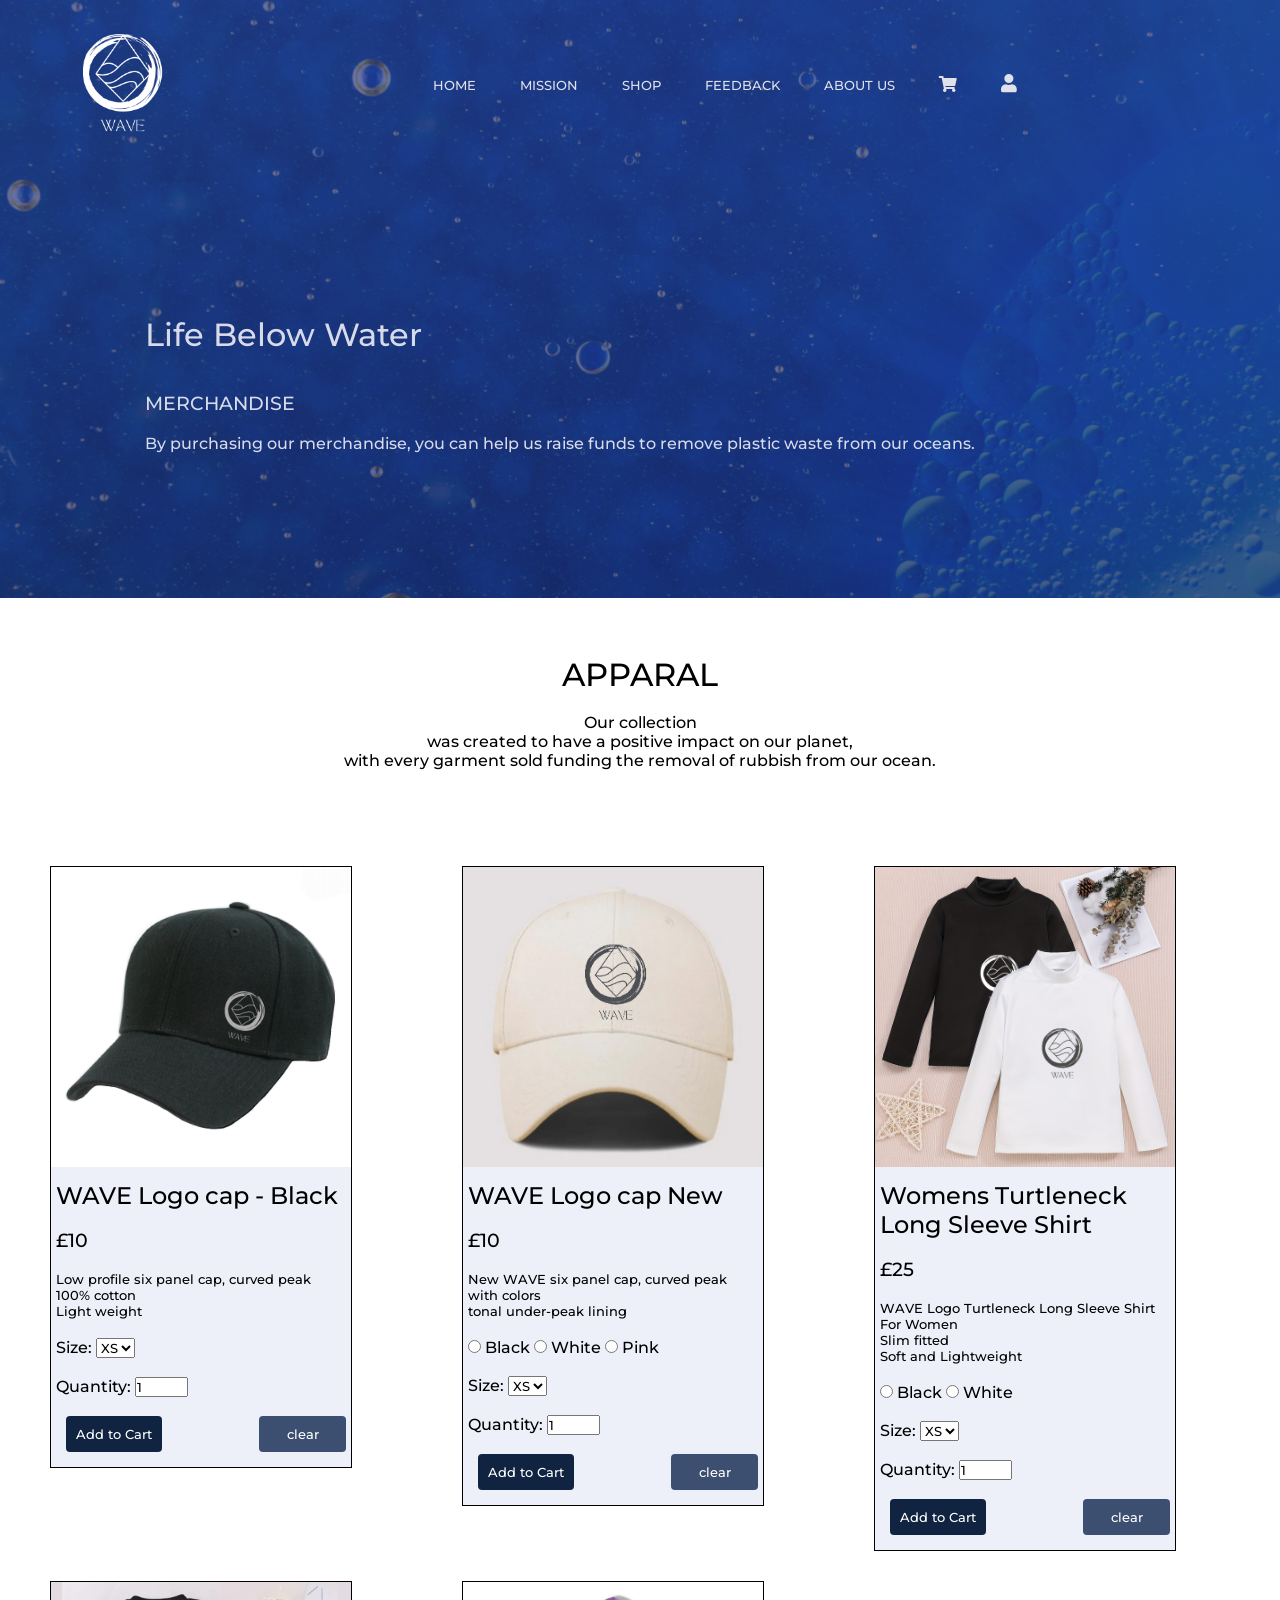
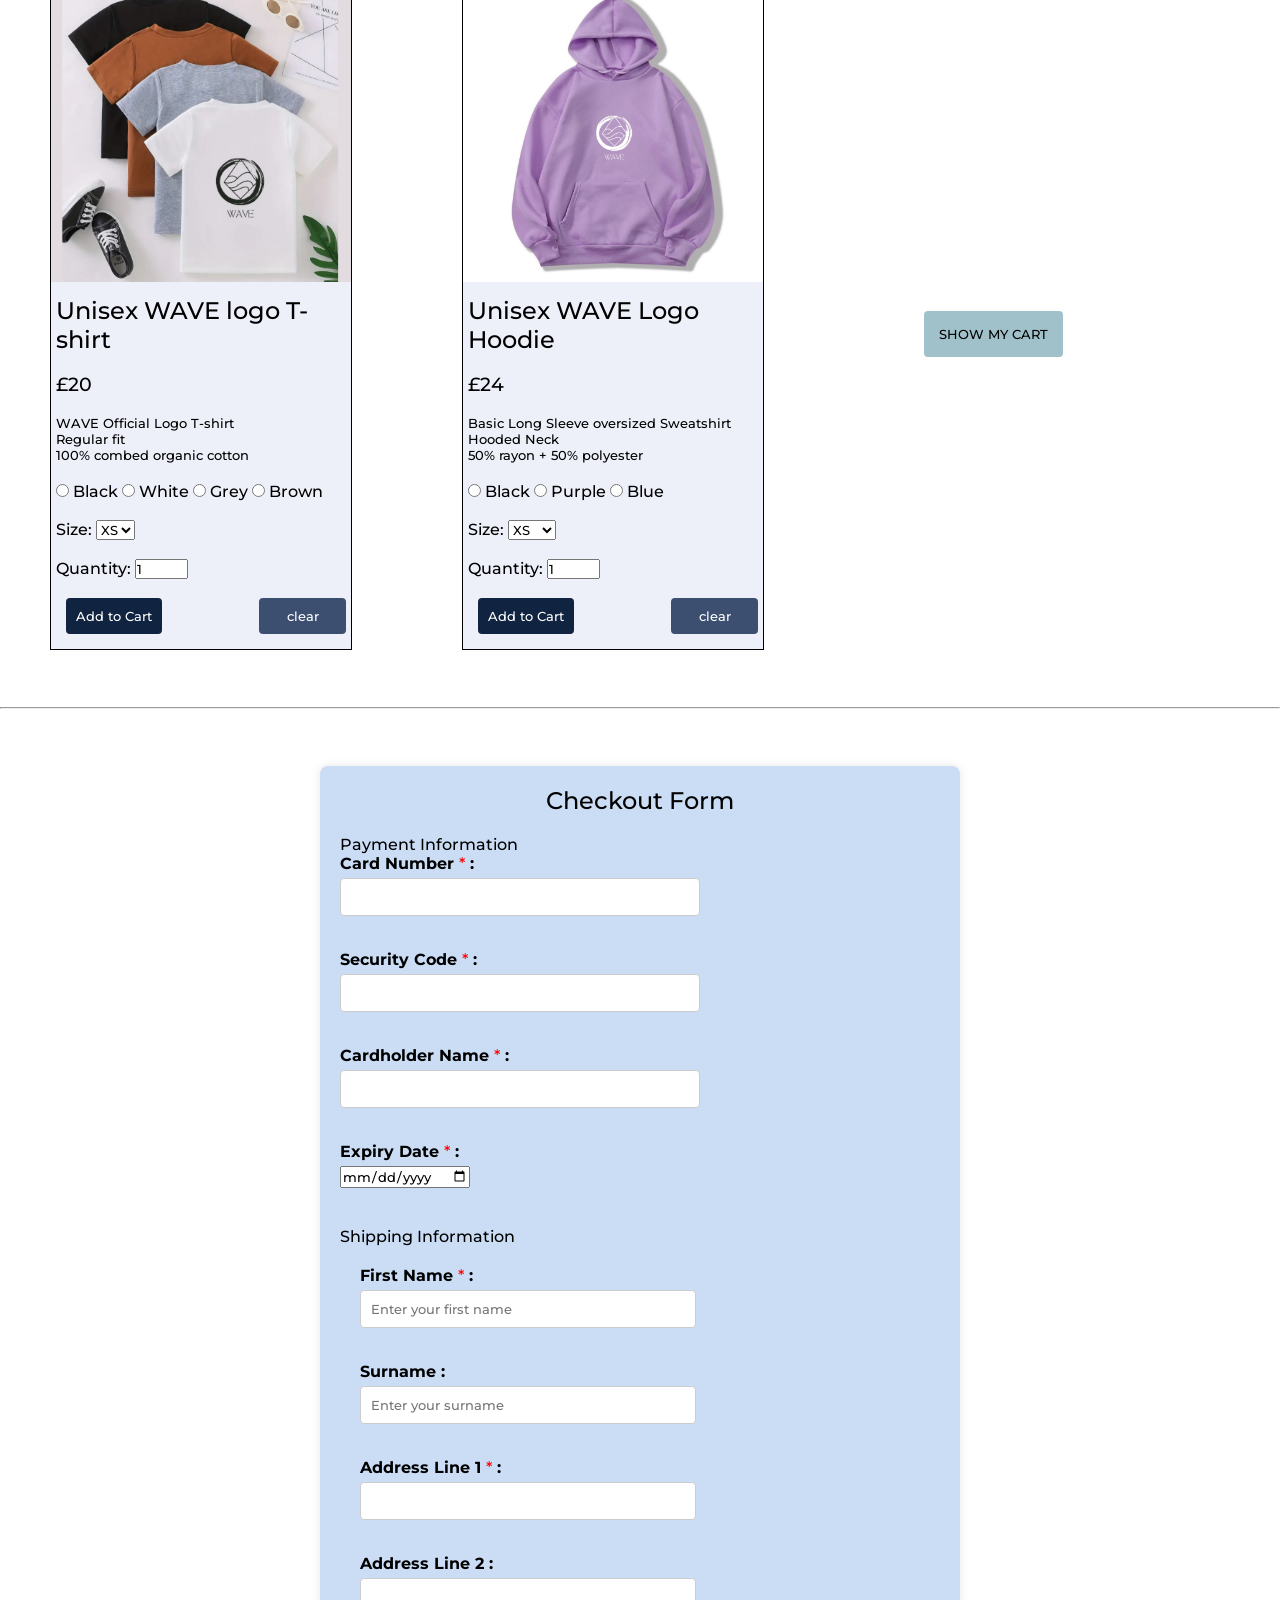
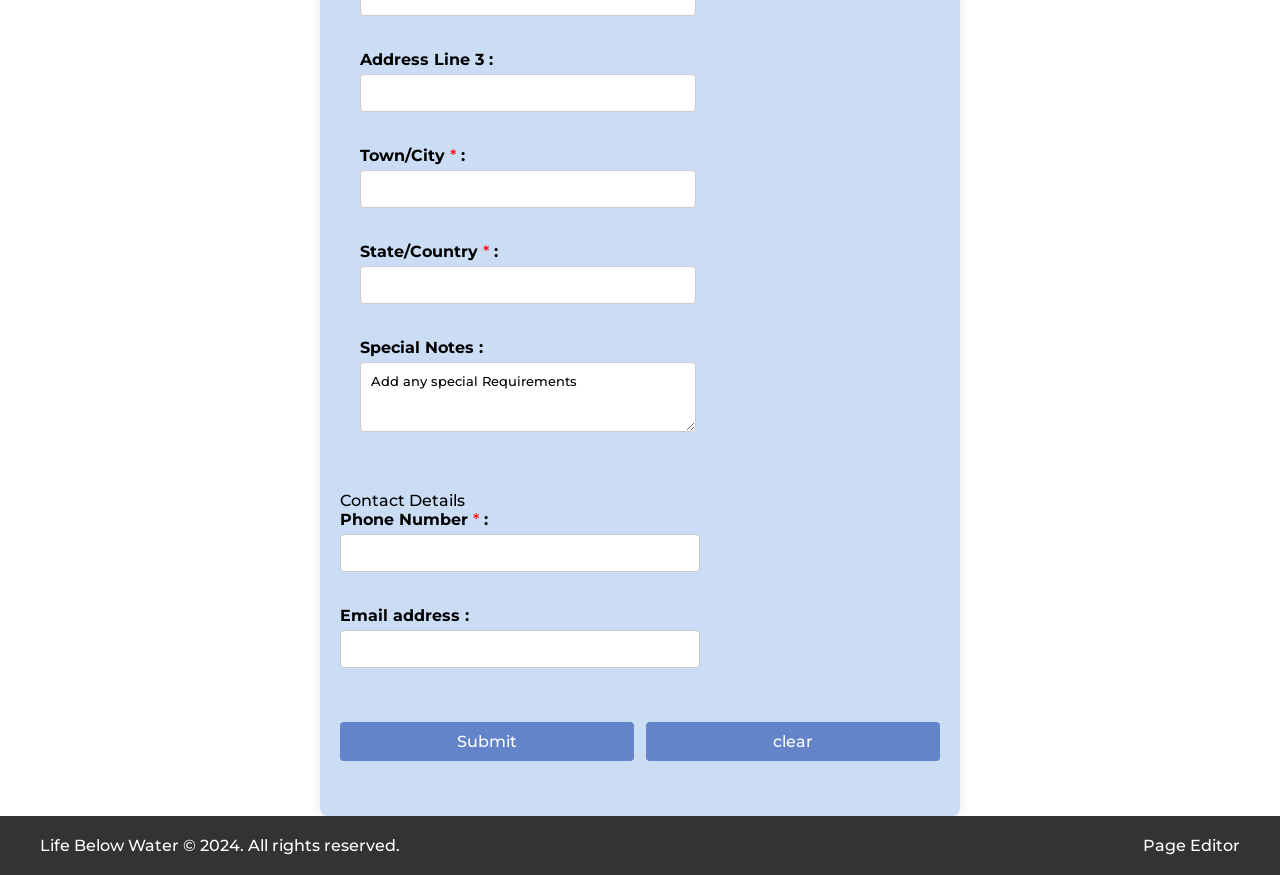
<file: shop.html>
<!DOCTYPE html>
<html lang="en">
    <head>
        <link rel="stylesheet" href="style.css">
        
        <link rel="preconnect" href="https://fonts.googleapis.com">
        <link rel="preconnect" href="https://fonts.gstatic.com" crossorigin>
        <link href="https://fonts.googleapis.com/css2?family=Montserrat:wght@500&display=swap" rel="stylesheet">
        <link rel="stylesheet" href="https://cdnjs.cloudflare.com/ajax/libs/font-awesome/5.15.4/css/all.min.css"> 

        <meta charset="UTF-8">
        <title>The Shop</title>

        <style>
            
            .topic {
                padding: 145px;
            }
            .header{
                background-image: linear-gradient(rgba(40, 60, 139, 0.7),rgba(30, 46, 115, 0.7)), url(Images/shop2.jpg);
                background-size: cover;
                background-position: center;
                color: rgb(215, 218, 234);
            }
            .container{
                /*flex: 1;*/
                position: relative;
                /*margin: 50px 100px 50px 100px;*/   
            }
            .product {
                background-color: rgb(237, 239, 249);
                margin: 20px 60px 10px 50px;
                float: left;
                width: 300px; /* Fixed width for the product container */
                height: auto; /* Let height adjust according to content */
                border: 1px solid black; /* Add border to create a box around the product */
                /*padding: 10px; /* Add padding to create space between the border and the content */
                /*margin-bottom: 20px; /* Add margin to create space between products */
                overflow: hidden; /* Hide any overflowing content */
                cursor: pointer;
            }
            .product:hover{
                background-color: rgb(208, 212, 233);
                transition: 0.4s;
            }
            .description{
                margin-top: 10px;
                margin: 10px 5px;
            }
            img {
                width: 300px; /* Set the width */
                height: 300px; /* Set the height */
            }
            .description h2, .description h4, .description p {
                margin: 0; /* Reset default margins */
            }
            #addToCartBtn{
                margin-left: 10px;
                padding: 10px;
                background-color: rgb(16, 36, 66);
                color: white;
                border-radius: 4px;
                border: 0px;
                cursor: pointer;
            }
            #addToCartBtn:hover {
                background-color: rgb(26, 59, 108);
                transition: 0.3s;
            }
            .product input[type="reset"]{
                width: 30%;
                padding: 10px;
                margin-bottom: 15px;
                border: 0;
                border-radius: 4px;
                box-sizing: border-box;
                background-color: #3c4f70;
                color: white;
            }
            .product input[type="reset"]:hover{
                background-color: rgb(60, 87, 134);
                transition: 0.3s;
            }
            .cart {
                border-radius: 4px;
                display: none; /*new*/
                position: fixed;
                top: 0px; /* Adjust as needed */
                right: 0px; /* Adjust as needed */
                width: 300px; /* Set the width of the cart */
                border: 0px;
                background-color: rgb(117, 171, 224);
                float: right;
                padding: 10px;
                z-index: 999; /* Ensure the cart is on top of other elements */
                
            }
            .cart-header {
                text-align: center;
                padding: 10px;
            }
            .cart-items {
                height: auto;
                overflow-y: auto; /* Enable vertical scroll if needed */
            }
            .cart-item-image {
                width: 50px; /* Set the width of the image */
                height: auto; /* Maintain aspect ratio */
            }
            li {
                padding: 15px;
                list-style-type: none;
            }
            #checkOutBtn {
                border-radius: 4px;
                padding: 10px; 
                border: 0px; 
                background-color: rgb(209, 224, 240); 
                float: right;
            }
            #checkOutBtn:hover{
                background-color: rgb(164, 176, 189);
                transition: 0.3s;
            }
            #showMyCart {
                border-radius: 4px;
                padding: 15px; 
                margin: 350px 100px;
                background-color: rgb(160, 193, 202); 
                border: 1px;
                cursor: pointer;
            }
            #showMyCart:hover {
                background-color: rgb(98, 149, 164);
                transition: 0.3s;
            }

            /* me extra for the nav bar*/
            .nav-links ul li a{
                color: rgb(224, 225, 234);
            }
            .nav-links ul li::after{
                background-color: rgb(224, 225, 234); 
            }
            nav img{
                height: 170px;
            }
            
            /* Style for the checkout-section */
.checkout-section {
    max-width: 600px;
    margin: 0 auto;
    padding: 20px;
    background-color: #caddf5;
    border-radius: 8px;
    box-shadow: 0 0 10px rgba(0, 0, 0, 0.1);
}

/* Style for the form headings */
.checkout-section h1 {
    text-align: center;
    margin-bottom: 20px;
}

/* Style for form labels */
.checkout-section label {
    display: block;
    font-weight: bold;
    margin-bottom: 5px;
}

/* Style for form inputs */
input[type="text"],
input[type="tel"],
input[type="email"],
textarea,
.checkout-section button,
.checkout-section input[type="reset"] {
    width: 60%;
    padding: 10px;
    margin-bottom: 15px;
    border: 1px solid #ccc;
    border-radius: 4px;
    box-sizing: border-box;
}

/* Style for form fieldsets */
fieldset {
    border: none;
    margin-bottom: 20px;
}

/* Style for form buttons */
button[type="submit"],
.checkout-section input[type="reset"] {
    width: 49%;
    background-color: #6484c9;
    color: white;
    border: none;
    border-radius: 4px;
    cursor: pointer;
    padding: 10px 20px;
    text-decoration: none;
    display: inline-block;
    text-align: center;
    font-size: 16px;
    transition-duration: 0.4s;
}

button[type="submit"]:hover,
.checkout-section input[type="reset"]:hover {
    background-color: #2a4f8a;
}

/* Style for required span */
#required {
    color: red;
}

/* Clearfix for form buttons */
.form-btn::after {
    content: "";
    display: table;
    clear: both;
}

        </style>
    </head>

    <body>
    <section class="header">
        <nav>
            <img src="Images/logo_white.PNG">
            <div class="nav-links">
                <ul>
                    <li><a href="home.html">HOME</a></li>
                    <li><a href="home.html#mission1">MISSION</a></li>
                    <li><a href="shop.html">SHOP</a></li>
                    <li><a href="feedback.html">FEEDBACK</a></li>
                    <li><a href="team.html">ABOUT US</a></li>

                    <li style="margin-left: auto;"><i class="fas fa-shopping-cart" style="color: rgb(224, 225, 234);" onclick="toggleCart()"></i></li>

                    <li><a href="profile.html"><i class="fas fa-user"></i></a></li>
                </ul>
            </div>
        </nav>
 <!---------------------------------------------------------------------------------------------------------->
        <div class="topic">
            <h1 style="font-size: xx-large;">Life Below Water</h1> <br> <br>
            <h3> MERCHANDISE </h3> <br>
            <p>By purchasing our merchandise, you can help us raise funds to remove plastic waste from our oceans.</p>
        </div>
    </section>
 <!---------------------------------------------------------------------------------------------------------->
        <section class="container"> <br> <br> <br>
            <h1 style="text-align: center; font-size: xx-large;">APPARAL</h1> <br>
            <p style="text-align: center;">Our collection <br> was created to have a positive impact on our planet,<br> with every garment sold funding the removal of rubbish from our ocean.</p>
            <br><br><br><br>

 <!---------------------------------------------------------------------------------------------------------->
            <div class="product">
                <img src="Images/black_cap.jpg" alt="black cap">
                <div class="description">
                    <h2>WAVE Logo cap - Black</h2> <br>
                    <div class="price">
                        <h3>£10</h3> <br>
                    </div>
                    <h5>Low profile six panel cap, curved peak <br>
                    100% cotton <br> Light weight</h5>
                    <br>

                    <form>
                        <div class="size-options">
                            <label for="size"> Size:</label>
                            <select name="size" id="size">
                                <option value="xs">XS</option>
                                <option value="s">S</option>
                                <option value="m">M</option>
                                <option value="l">L</option>
                                <option value="xl">XL</option>
                            </select>
                        </div>

                        <br>

                        <div class="quantity-option">
                            <label for="quantity">Quantity:</label>
                            <input type="number" id="quantity1" name="quantity" min="1" max="25" value="1">
                        </div>

                        <br>
                                                                                                       <!--to pass the value of the quantity-->                                  
                        <input type="button" value="Add to Cart" id="addToCartBtn" onclick="addToCart('WAVE Logo cap-Black',10, document.getElementById('quantity1').value, 'images/black_cap.jpg')">
                        <input type="reset" value="clear" style="float: inline-end;">   
                    </form>
                </div>
            </div> 
 <!---------------------------------------------------------------------------------------------------------->
            <div class="product">
                <img src="Images/cap_white1.jpg" alt="cap">
                <div class="description">
                    <h2>WAVE Logo cap <i>New</i></h2> <br>
                    <div class="price">
                        <h3>£10</h3> <br>
                    </div>
                    <h5>New WAVE six panel cap, curved peak <br>
                    with colors <br> tonal under-peak lining</h5> <br>
                    
                    <form>
                        <div class="color-options">
                            <input type="radio" name="color" value="black">
                            <label for="color-black">Black</label>

                            <input type="radio" name="color" value="white">
                            <label for="color-black">White</label>

                            <input type="radio" name="color" value="pink">
                            <label for="color-black">Pink</label>
                
                        </div>

                            <br>

                        <div class="size-options">
                            <label for="size"> Size:</label>
                            <select name="size" id="size">
                                <option value="xs">XS</option>
                                <option value="s">S</option>
                                <option value="m">M</option>
                                <option value="l">L</option>
                                <option value="xl">XL</option>
                            </select>
                        </div>

                        <br>

                        <div class="quantity-option">
                            <label for="quantity">Quantity:</label>
                            <input type="number" id="quantity2" name="quantity" min="1" max="25" value="1">
                        </div>

                        <br>

                        <input type="button" value="Add to Cart" id="addToCartBtn" onclick="addToCart('WAVE Logo cap new',10, document.getElementById('quantity2').value, 'images/cap_white1.jpg')">
                        <input type="reset" value="clear" style="float: inline-end;">
                    </form>
                </div>
            </div>
 <!---------------------------------------------------------------------------------------------------------->
            <div class="product">
                <img src="Images/turtle_neck1.jpg" alt="turtle neck">
                <div class="description">
                    <h2>Womens Turtleneck Long Sleeve Shirt</h2> <br>
                    <div class="price">
                        <h3>£25</h3> <br>
                    </div>
                    <h5>WAVE Logo Turtleneck Long Sleeve Shirt<br>For Women <br>
                    Slim fitted <br>Soft and Lightweight</h5> <br>
                    <form>

                        <div class="color-options">
                            <input type="radio" name="color" value="black">
                            <label for="color-black">Black</label>

                            <input type="radio" name="color" value="white">
                            <label for="color-black">White</label>
                        </div>

                            <br>

                        <div class="size-options">
                            <label for="size"> Size:</label>
                            <select name="size" id="size">
                                <option value="xs">XS</option>
                                <option value="s">S</option>
                                <option value="m">M</option>
                                <option value="l">L</option>
                            </select>
                        </div>

                        <br>

                        <div class="quantity-option">
                            <label for="quantity">Quantity:</label>
                            <input type="number" id="quantity3" name="quantity" min="1" max="25" value="1">
                        </div>

                        <br>

                        <input type="button" value="Add to Cart" id="addToCartBtn" onclick="addToCart('Turtleneck LongSleeve Shirt',25, document.getElementById('quantity3').value, 'images/turtle_neck1.jpg')">
                        <input type="reset" value="clear" style="float: inline-end;">
                    </form>
                </div>
            </div>
 <!---------------------------------------------------------------------------------------------------------->
            <div class="product">
                <img src="Images/tshirt1.jpg" alt="t-shirt">
                <div class="description">
                    <h2>Unisex WAVE logo T-shirt</h2> <br>
                    <div class="price">
                        <h3>£20</h3> <br>
                    </div>
                    <h5>WAVE Official Logo T-shirt <br>
                        Regular fit <br>100% combed organic cotton</h5> <br>
                    <form>

                        <div class="color-options">
                            <input type="radio" name="color" value="black">
                            <label for="color-black">Black</label>

                            <input type="radio" name="color" value="white">
                            <label for="color-black">White</label>

                            <input type="radio" name="color" value="grey">
                            <label for="color-black">Grey</label>

                            <input type="radio" name="color" value="brown">
                            <label for="color-black">Brown</label>
                        </div>

                            <br>

                        <div class="size-options">
                            <label for="size"> Size:</label>
                            <select name="size" id="size">
                                <option value="xs">XS</option>
                                <option value="s">S</option>
                                <option value="m">M</option>
                                <option value="l">L</option>
                                <option value="xl">XL</option>
                            </select>
                        </div>

                        <br>

                        <div class="quantity-option">
                            <label for="quantity">Quantity:</label>
                            <input type="number" id="quantity4" name="quantity" min="1" max="25" value="1">
                        </div>

                        <br>

                        <input type="button" value="Add to Cart" id="addToCartBtn" onclick="addToCart('Unisex WAVE logo T-shirt',20, document.getElementById('quantity4').value, 'images/tshirt1.jpg')">
                        <input type="reset" value="clear" style="float: inline-end;">
                    </form>
                </div>
            </div>
 <!---------------------------------------------------------------------------------------------------------->
            <div class="product">
                <img src="Images/hoodie_purple1.jpg" alt="hoodie">
                <div class="description">
                    <h2>Unisex WAVE Logo Hoodie</h2> <br>
                    <div class="price">
                        <h3>£24</h3> <br>
                    </div>
                    <h5>Basic Long Sleeve oversized Sweatshirt <br>
                    Hooded Neck <br> 50% rayon + 50% polyester</h5> <br>
                    <form>

                        <div class="color-options">
                            <input type="radio" name="color" value="black">
                            <label for="color-black">Black</label>

                            <input type="radio" name="color" value="purple">
                            <label for="color-black">Purple</label>

                            <input type="radio" name="color" value="blue">
                            <label for="color-black">Blue</label>
                        </div>

                            <br>

                        <div class="size-options">
                            <label for="size"> Size:</label>
                            <select name="size" id="size">
                                <option value="xs">XS</option>
                                <option value="s">S</option>
                                <option value="m">M</option>
                                <option value="l">L</option>
                                <option value="xl">XL</option>
                                <option value="xxl">XXL</option>
                            </select>
                        </div>

                        <br>

                        <div class="quantity-option">
                            <label for="quantity">Quantity:</label>
                            <input type="number" id="quantity5" name="quantity" min="1" max="25" value="1">
                        </div>

                        <br>

                        <input type="button" value="Add to Cart" id="addToCartBtn" onclick="addToCart('Unisex WAVE Logo Hoodie',24, document.getElementById('quantity5').value, 'images/hoodie_purple1.jpg')">
                        <input type="reset" value="clear" style="float: inline-end;">
                    </form>
                </div>
            </div> 
        </section>
        <div class="showMyCart-div">
            <button onclick="toggleCart()" id="showMyCart">SHOW MY CART</button> <hr> <br> <br> <br>
        </div>
            
        
<!---------------------------------------------------------------------------------------------------------->
        <section class="checkout-section" id="checkout">
            <h1 style="text-align: center;">Checkout Form</h1>
            <form id="checkout-form" onsubmit="return validateForm()">
                <fieldset class="card-details">
                    <legend>Payment Information</legend>
        
                    <label for="card-num">Card Number <span id="required">*</span> : </label>
                    <input type="text" name="card-num" id="card-num" required> <br> <br>

                    <label for="card-code">Security Code <span id="required">*</span> : </label>
                    <input type="text" name="card-code" id="card-code" required> <br> <br>
        
                    <label for="card-name">Cardholder Name <span id="required">*</span> :</label>
                    <input type="text" name="card-name" id="card-name" required> <br> <br>

                    <label for="expire">Expiry Date <span id="required">*</span> :</label>
                    <input type="date" name="expire" id="expire" required> <br> <br>

                </fieldset>

                <fieldset class="shipping-detail">
                    <legend>Shipping Information</legend>

                    <div style="padding: 20px;">

                    <label for="name">First Name <span id="required">*</span> : </label>
                    <input type="text" name="name" id="name" placeholder="Enter your first name" required> <br> <br>

                    <label for="sname">Surname :</label>
                    <input type="text" name="sname" id="sname" placeholder="Enter your surname"> <br> <br>

                    <label for="ad">Address Line 1 <span id="required">*</span> :</label>
                    <input type="text" name="ad" id="ad" required> <br> <br>

                    <label for="ad">Address Line 2 :</label>
                    <input type="text" name="ad" id="ad"> <br> <br>

                    <label for="ad">Address Line 3 :</label>
                    <input type="text" name="ad" id="ad"> <br> <br>

                    <label for="ad">Town/City <span id="required">*</span> :</label>
                    <input type="text" name="ad" id="ad" required> <br> <br>

                    <label for="ad">State/Country <span id="required">*</span> :</label>
                    <input type="text" name="ad" id="ad" required> <br> <br>

                    <label for="notes">Special Notes :</label>
                    <textarea name="notes" id="notes" cols="30" rows="3">Add any special Requirements</textarea>

                </div>
                </fieldset>

                <fieldset class="contact">
                    <legend>Contact Details</legend>

                    <label for="tele">Phone Number <span id="required">*</span> :</label>
                    <input type="tel" name="tele" id="tele" required> <br> <br>

                    <label for="email">Email address :</label>
                    <input type="email" name="email" id="email"> <br> <br>

                </fieldset>

                <fieldset class="form-btn">
                    <button type="submit">Submit</button>
                    <input type="reset" value="clear" style="float: inline-end;">
                </fieldset>

            </form>
        </section>

 <!---------------------------------------------------------------------------------------------------------->
        <section class="cart" id="cart-display">
            <button class="close-btn" onclick="closeCart()" style="float: right; color: red;background-color: transparent; border: 0px;">X</button>
            <div class="cart-header">
                <h4>YOUR CART</h4>
                <hr>
            </div>
    
            <ul id="cartItems"> </ul>
    
            <div class="cartTotal">
                <hr>
                <h4>Total: £ <span id="cart-total">0</span> </h4>
                <a href="#checkout"><button onclick="checkout()" id="checkOutBtn">CHECKOUT</button></a>
            </div>    
        </section>

        
 <!---------------------------------------------------------------------------------------------------------->
        <script>
            let cartTotal = 0;

function addToCart(productName, price, quantity, imageSrc) {
    const totalPrice = price * quantity;
    cartTotal += totalPrice; //update the cart total

    
    const cartItemHtml = `
        <li>
        <img class="cart-item-image" src="${imageSrc}" alt="${productName}" style="float:left;">
        ${productName} <br>  £${totalPrice} (Quantity ${quantity})   
        <button onclick="removeItem(this, ${totalPrice})" style="float:right; background-color: transparent; border: 0px;">X</button>
        </li>
    `;

    document.getElementById('cartItems').innerHTML += cartItemHtml
    document.getElementById('cart-total').textContent = cartTotal;

}

function removeItem(button, price) {
    const itemToRemove = button.parentNode;  //retrieve the parent node(<li>) of the button
    const itemPrice = parseInt(price); //price to integer
    cartTotal -= itemPrice; //subtract the item price from total
    document.getElementById('cart-total').textContent = cartTotal; //update the cart total
    itemToRemove.parentNode.removeChild(itemToRemove);

}

function toggleCart() {
    var carts = document.getElementsByClassName('cart'); //retrieve all the elements with the class name cart
    for (var i = 0; i < carts.length; i++) {  //iterate through every element in carts 
        var cart = carts[i];     
        if (cart.style.display === 'none' || cart.style.display === '') {
            cart.style.display = 'block';
        } else {
            cart.style.display = 'none';
        }
    }
}

function closeCart() {  //retrieve the first matching element
    var cart = document.querySelector('.cart');
    cart.style.display = 'none';
}

//form validation
function validateForm() {
    var form = document.getElementById('checkout-form');
    var requiredFields = form.querySelectorAll('[required]');
    var isValid = true;

    requiredFields.forEach(function(field) {
        if (field.value.trim() === '') {  //field=HTML element, trim()=trimming whitespace
            field.classList.add('error'); //classList=property of field, add('error')=method of classList
            isValid = false;                               //it add 'error' to thr list of classes
        } else {
            field.classList.remove('error');
        }
    });

    var cartItems = document.getElementById('cartItems').getElementsByTagName('li');
    if (cartItems.length === 0) {
        alert('There are no items to place your order.');
        isValid = false;
    }

    if (!isValid) {
        alert('Please fill in all required fields.');
    } else {
        alert('Your Order has Successfully shipped.');
    }
    return isValid;
}
        </script>
 <!---------------------------------------------------------------------------------------------------------->
 <footer>
    <div class="footer-content">
        <p>Life Below Water &copy; 2024. All rights reserved.</p>
        <p class="page-editor-link"><a href="pageEditorSeni.html">Page Editor</a></p>
    </div>
</footer>

    </body>
</html>
</file>
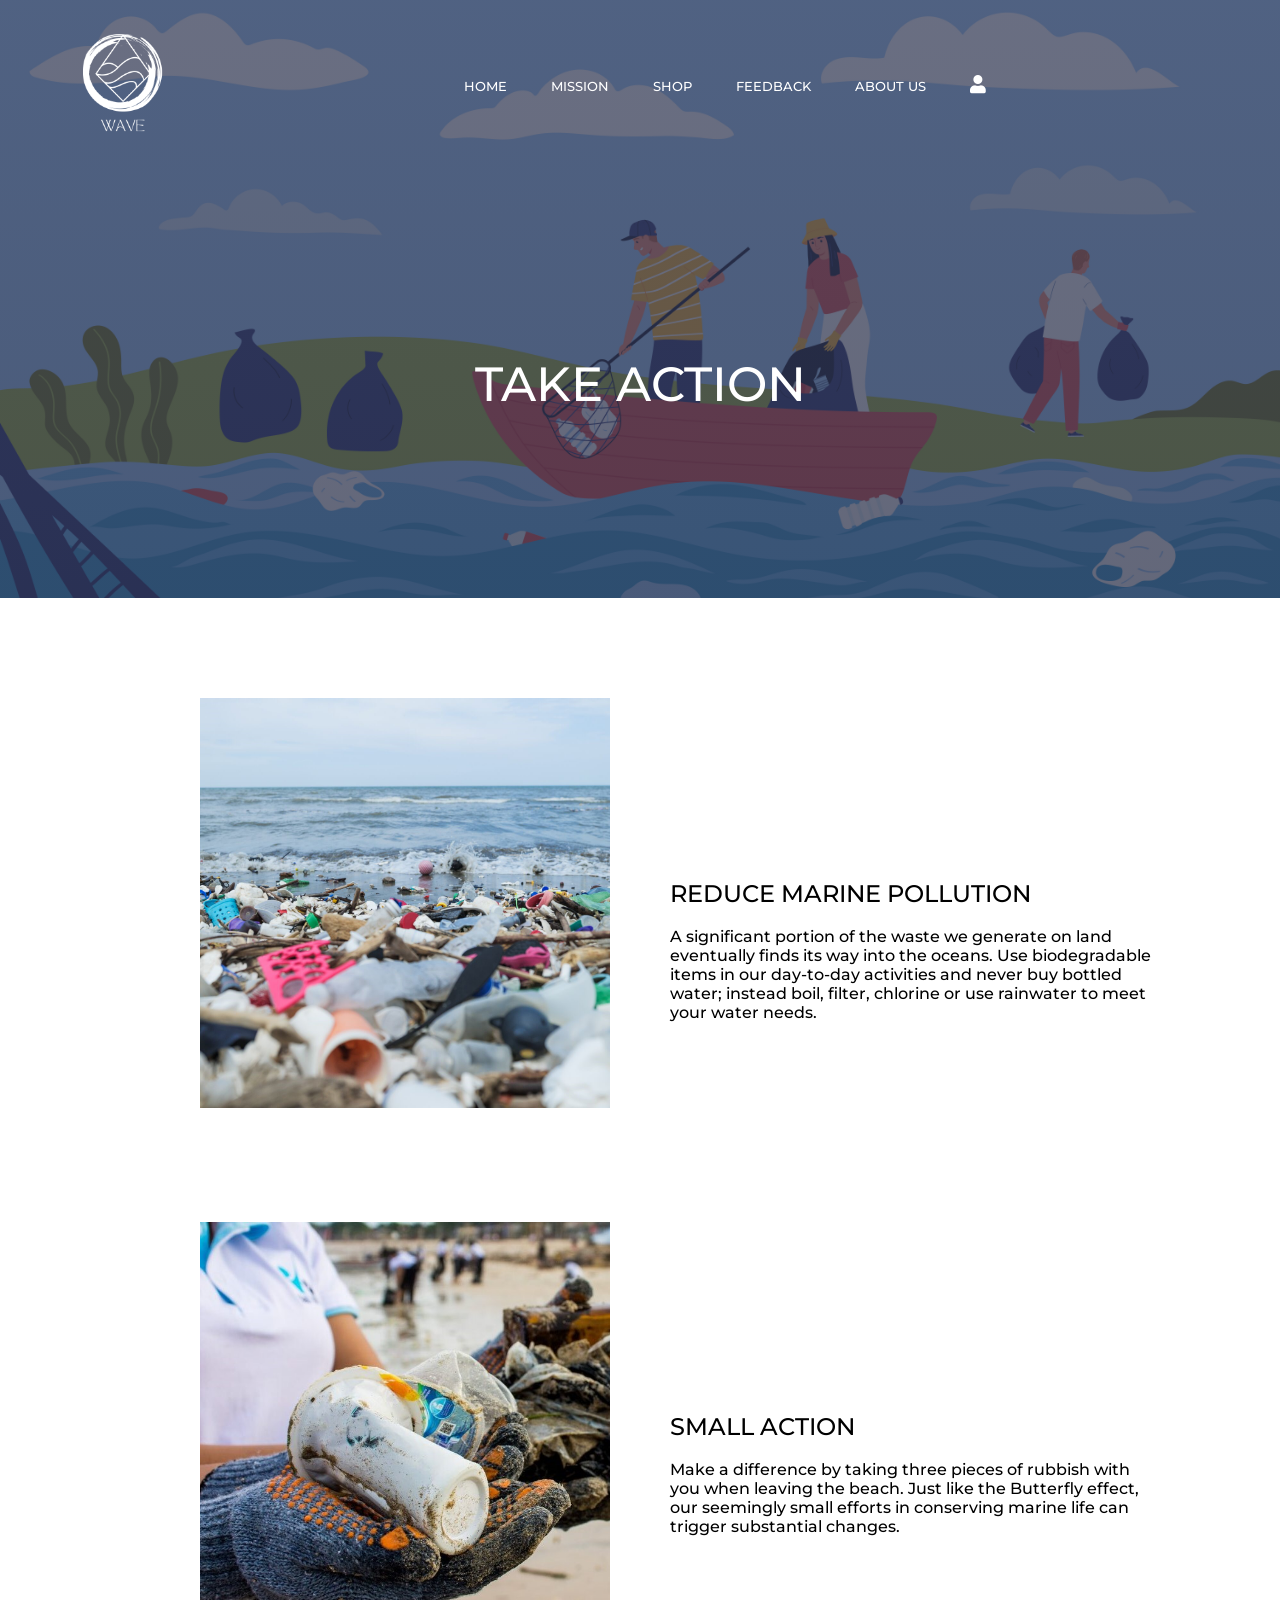
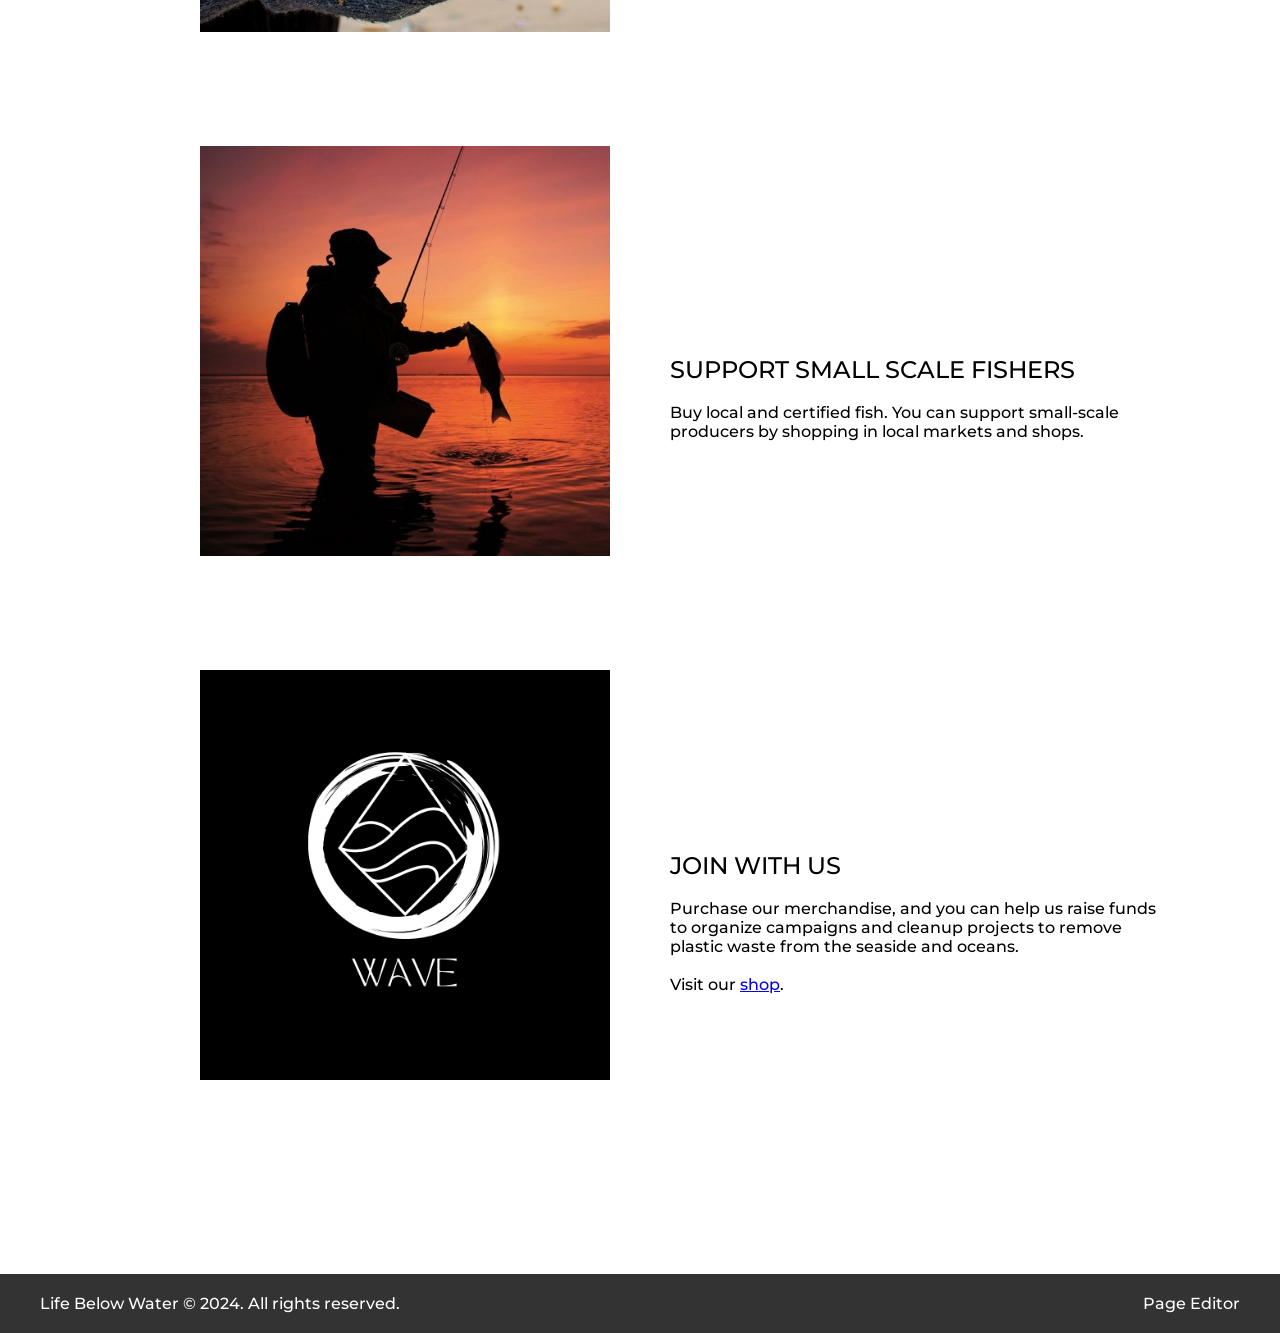
<file: takeAction.html>
<!DOCTYPE html>
<html lang="en">
<head>
    <meta charset="UTF-8">
    <meta name="viewport" content="width=device-width, initial-scale=1.0">

    <link rel="stylesheet" href="style.css">

    <link rel="preconnect" href="https://fonts.googleapis.com">
    <link rel="preconnect" href="https://fonts.gstatic.com" crossorigin>
    <link href="https://fonts.googleapis.com/css2?family=Montserrat:wght@500&display=swap" rel="stylesheet">
    <link rel="stylesheet" href="https://cdnjs.cloudflare.com/ajax/libs/font-awesome/5.15.4/css/all.min.css">

    <title>Take Action</title>

    <style>
        .header{
            background-image: linear-gradient(rgba(42, 49, 77, 0.7),rgba(33, 39, 65, 0.7)),url(Images/header_takeaction.jpg);
            background-size: cover;
            background-position: center;
        }
        .topic{
            padding: 185px;
            text-align: center;
            font-size: xx-large;
            color: white;
        }

        .container {
            padding: 100px 100px 100px 200px;
            display: flex;
            flex-wrap: wrap; /* Allow items to wrap to the next line */
            justify-content: space-around; /* Align items with space around them */
            gap: 20px; /* Add some spacing between items */
        }

    .pollution,
    .small,
    .fishing,
    .join {
        display: flex;
        flex-direction: row-reverse; /* Reverse the order of content and image */
        align-items: center; /* Align items vertically */
    }

    .content {
        max-width: 50%; /* Limit the width of the content */
        padding: 20px; /* Add some padding */
    }

    .image {
        padding-right: 40px;
    }
    .image img {
        padding-bottom: 90px;
        max-width: 100%; /* Ensure the image does not exceed its container */
        height: auto; /* Maintain aspect ratio */
    }

    </style>
</head>
<body>

    <section class="header">

        <nav>
            <img src="Images/logo_white.PNG">
            <div class="nav-links">
                <ul>
                    <li><a href="home.html">HOME</a></li>
                    <li><a href="home.html#mission1">MISSION</a></li>
                    <li><a href="shop.html">SHOP</a></li>
                    <li><a href="feedback.html">FEEDBACK</a></li>
                    <li><a href="team.html">ABOUT US</a></li>

                    <li><a href="profile.html"><i class="fas fa-user"></i></a></li>
                </ul>
            </div>
        </nav>

        <div class="topic">
            <h1>TAKE ACTION</h1>
        </div>
        
    </section>

<!---------------------------------------------------------------------------------------------------------------------------------------------------------->
    <section class="container">
        <div class="pollution">
            <div class="content">
                <h2>REDUCE MARINE POLLUTION</h2> <br>
                
                <p>A significant portion of the waste we generate on land eventually finds its way into the oceans.
                Use biodegradable items in our day-to-day activities and never buy bottled water; instead boil, filter, chlorine or use rainwater to meet your water needs.</p>
            </div>
            <div class="image">
                <img src="Images/pollution.jpg" alt="marine pollution">
            </div>
            
        </div>
<!---------------------------------------------------------------------------------------------------------------------------------------------------------->
        <div class="small">
            <div class="content">
                <h2>SMALL ACTION</h2> <br>
                <p>Make a difference by taking three pieces of rubbish with you when leaving the beach. Just like the Butterfly effect, our seemingly small efforts in conserving marine life can trigger substantial changes.</p>
                
            </div>
            <div class="image">
                <img src="Images/small_action1.jpg" alt="marine pollution">
            </div>
        </div>
<!---------------------------------------------------------------------------------------------------------------------------------------------------------->
        <div class="fishing">
            <div class="content">
                <h2>SUPPORT SMALL SCALE FISHERS</h2> <br>
                <p>Buy local and certified fish. You can support small-scale producers by shopping in local markets and shops.</p>
            </div>
            <div class="image">
                <img src="Images/fishing.jpg" alt="marine pollution">
            </div>
        </div>
<!---------------------------------------------------------------------------------------------------------------------------------------------------------->
        <div class="join">
            <div class="content">
                <h2>JOIN WITH US</h2> <br>
                <p>Purchase our merchandise, and you can help us raise funds to organize campaigns and cleanup projects to remove plastic waste from the seaside and oceans.
                <br> <br> Visit our <a href="shop.html">shop</a>.</p>
            </div>
            <div class="image">
                <img src="Images/Logo.PNG" alt="marine pollution">
            </div>
        </div>
    </section>

    <footer>
        <div class="footer-content">
            <p>Life Below Water &copy; 2024. All rights reserved.</p>               
            <p class="page-editor-link"><a href="pageEditorSeni.html">Page Editor</a></p>
        </div>
    </footer>
<!---------------------------------------------------------------------------------------------------------------------------------------------------------->

</body>
</html>
</file>
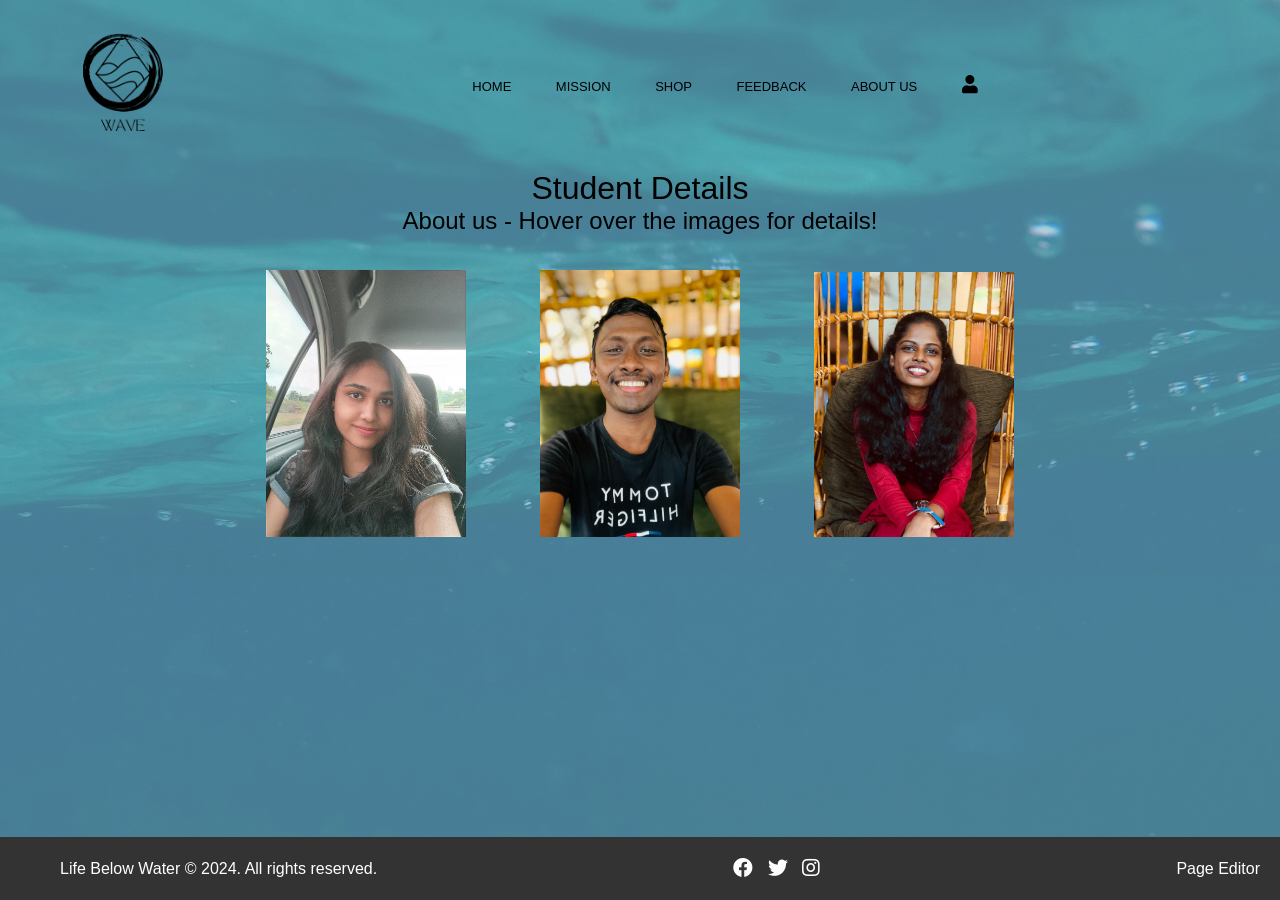
<file: team.html>
<!DOCTYPE html>
<html lang="en">

<head>
    <link rel="stylesheet" href="style.css">
    <link rel="stylesheet" href="https://cdnjs.cloudflare.com/ajax/libs/font-awesome/5.15.4/css/all.min.css">

    <meta charset="UTF-8">
    <title>Team</title>
    <style>
        .team {
            text-align: center;
        }

        .member {
            display: inline-block;
            /*Display images horizontally in the line*/
            margin: 35px;
            /*Margin around each image*/
        }

        .thumbnail {
            width: 200px;
            /*Adjust the size of image as needed*/
            height: auto;
            transition: transform 0.3s ease, opacity 0.3s ease, border 0.3s ease;
            /*Transition effects*/
        }

        .thumbnail:hover {
            transform: scale(1.1);
            /*Change scale of the image when hovering*/
            opacity: 0.6;
            /*Image transparency when hovering*/
            border: 2px solid black;
            /*Adjust the border color and width*/
            cursor: pointer;
            /*Changes curser to pointer on hover*/

        }

        .details {
            background-color: rgb(186, 198, 175);
            padding: 5px;
            border-radius: 5px;
            margin-top: 10px;
            display: none;
            /*Hide members details*/
            position: absolute;
            text-align: left;
        }

        .member:hover .details {
            display: block;
            /*Display member details on hover*/
        }

        h3 {
            text-align: center;
        }

        body {
            background-image: linear-gradient(rgba(142, 151, 181, 0.5),rgba(143, 150, 177, 0.5)), url(Images/image.jpg);
            background-size: cover;
        }

        .nav-links ul li a {
            color: black;
            text-decoration: none;
            font-size: 13px;
            display: flex;
            align-items: center;
        }

        .nav-links ul li::after {
            content: "";
            bottom: 0%;
            left: 0%;
            width: 0%;
            height: 2px;
            background-color: black;
            display: block;
            margin: auto;
            transition: 0.4s;
        }

        footer{
        position: fixed;  /*Position the footer relative to the browser window*/
        left: 0;
        bottom: 0;
        width: 100%;
        }
    </style>
</head>

<body>

    <nav>
        <!--<a href="index.html">-->
        <img src="Images/logo_black.png" alt="logo">
        <div class="nav-links">
            <ul>
                <li><a href="home.html">HOME</a></li>
                <li><a href="home.html#mission1">MISSION</a></li>
                <li><a href="shop.html">SHOP</a></li>
                <li><a href="feedback.html">FEEDBACK</a></li>
                <li><a href="team.html">ABOUT US</a></li>
                <li><a href="profile.html"><i class="fas fa-user"></i></a></li>
            </ul>
        </div>
    </nav>



    <div class="team">
        <h1>Student Details</h1>
        <h2>About us - Hover over the images for details!</h2>
        <div class="member">
            <img src="Images/seni.jpg" alt="Team member 1, Role: Student 1" class="thumbnail">
            <div class="details">
                <h3>Seni Biseka</h3>
                <p>Role: Student 1</p>
                <p>Designed splash screen and shop</p>
                <p>Team 7</p>
            </div>
        </div>

        <div class="member">
            <img src="Images/dulitha.jpg" alt="Team member 2, Role: Student 2" class="thumbnail">
            <div class="details">
                <h3>Dulitha Kariyapperuma</h3>
                <p>Role: Student 2</p>
                <p>Designed home page, template, navigation bar and feedback form</p>
                <p>Team 7 </p>
            </div>
        </div>

        <div class="member">
            <img src="Images/dilki.jpg" alt="Team member 3, Role: Student 3" class="thumbnail">
            <div class="details">
                <h3>Dilki Attanayake</h3>
                <p>Role: Student 3</p>
                <p>Designed user profile and team </p>
                <p>Team 7 </p>
            </div>
        </div>
    </div>

    <!---footer-->
    <footer>
        <div class="footer-content">
            <p>Life Below Water &copy; 2024. All rights reserved.</p>
            <ul class="social-icons">
                <li><a href="#"><i class="fab fa-facebook"></i></a></li>
                <li><a href="#"><i class="fab fa-twitter"></i></a></li>
                <li><a href="#"><i class="fab fa-instagram"></i></a></li>
            </ul>
            <p class="page-editor-link"><a href="editor.html">Page Editor</a></p>

        </div>
    </footer>

</body>

</html>
</file>
<file: style.css>
* {
    margin: 0%;
    padding: 0%;
    font-family: "Montserrat", sans-serif;
    font-optical-sizing: auto;
    /*font stile*/
    font-weight: 500;
    font-style: normal;


}

nav {
    display: flex;
    padding: 0% 3%;
    justify-content: space-between;
    align-items: center;
}

nav img {
    width: 170px;
}

.nav-links {
    flex: 1;
    text-align: center;
}

.nav-links ul li {
    list-style: none;
    display: inline-block;
    padding: 20px;
}

.nav-links ul li a {
    color: #ffffff;
    text-decoration: none;
    font-size: 13px;
    display: flex;
    align-items: center;
}

.nav-links ul li a i {
    font-size: 18px;
    /* Adjust icon size as needed */
}

.nav-links ul li::after {
    content: "";
    bottom: 0%;
    left: 0%;
    width: 0%;
    height: 2px;
    background-color: rgb(255, 255, 255);
    display: block;
    margin: auto;
    transition: 0.4s;
}

.nav-links ul li:hover::after {
    width: 100%;
}

/* CSS Styles for Footer */
footer {
    background-color: #333;
    color: #fff;
    padding: 20px;
    text-align: center;
    position: relative;
}

.footer-content {
    max-width: 1200px;
    margin: 0 auto;
    display: flex;
    justify-content: space-between;
    align-items: center;
}

.social-icons {
    list-style-type: none;
    padding: 0;
    margin: 0;
}

.social-icons li {
    display: inline-block;
    margin-right: 10px;
}

.social-icons li:last-child {
    margin-right: 0;
}

.social-icons a {
    color: #fff;
    font-size: 20px;
}

.social-icons a:hover {
    color: #aaa;
}

.facilities {
    width: 80%;
    margin: auto;
    text-align: center;
    padding-top: 100px;
}

.facilities-col {
    flex-basis: 31%;
    border-radius: 10px;
    margin-bottom: 5%;
    text-align: left;
}

.facilities-col img {
    width: 100%;
    border-radius: 10px;
}

p {
    padding: 0%;
}

.facilities-col h3 {
    margin-top: 16px;
    margin-bottom: 15px;
    text-align: left;
}

.page-editor-link a {
    color: white;
    /* Text color */
    text-decoration: none;
    /* Remove underline */
}

.page-editor-link a:hover {
    text-decoration: none;
    /* Remove underline on hover */
    opacity: 0.8;
    /* Change opacity on hover if desired */
}
</file>
